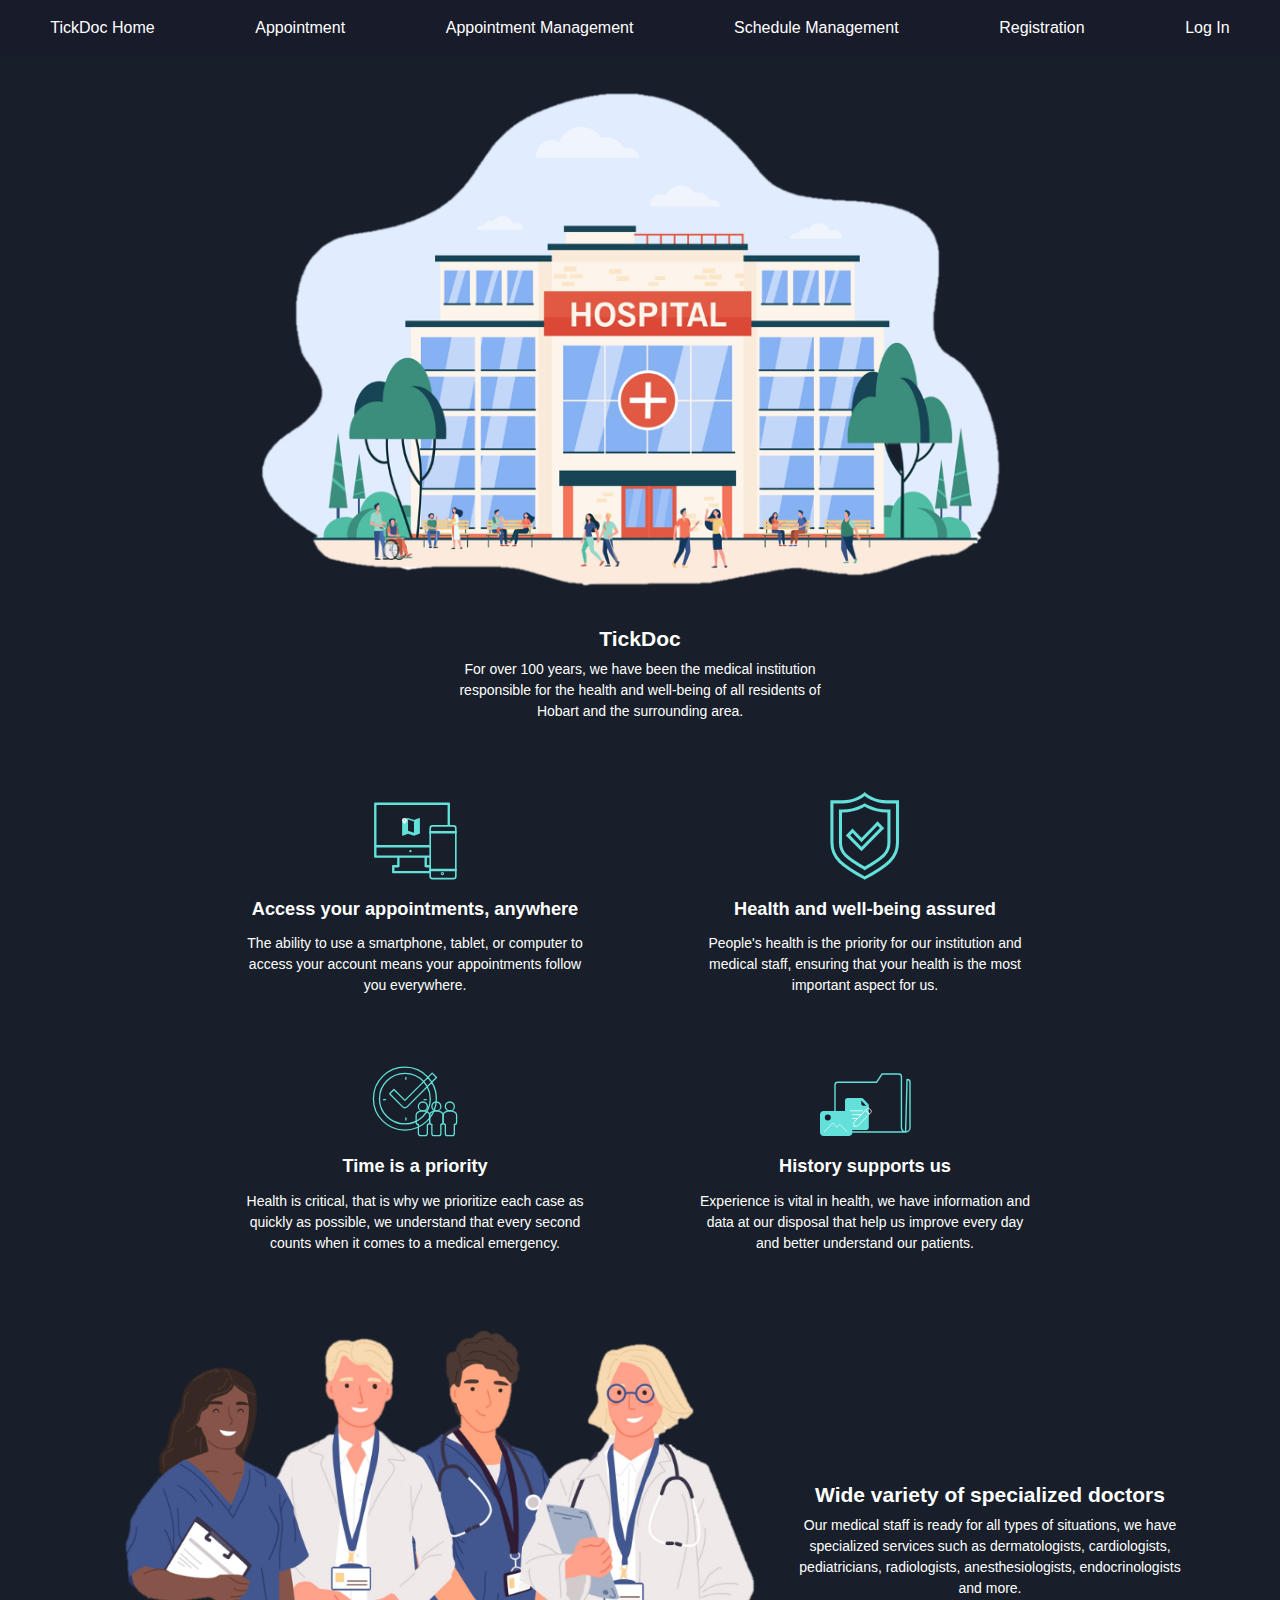
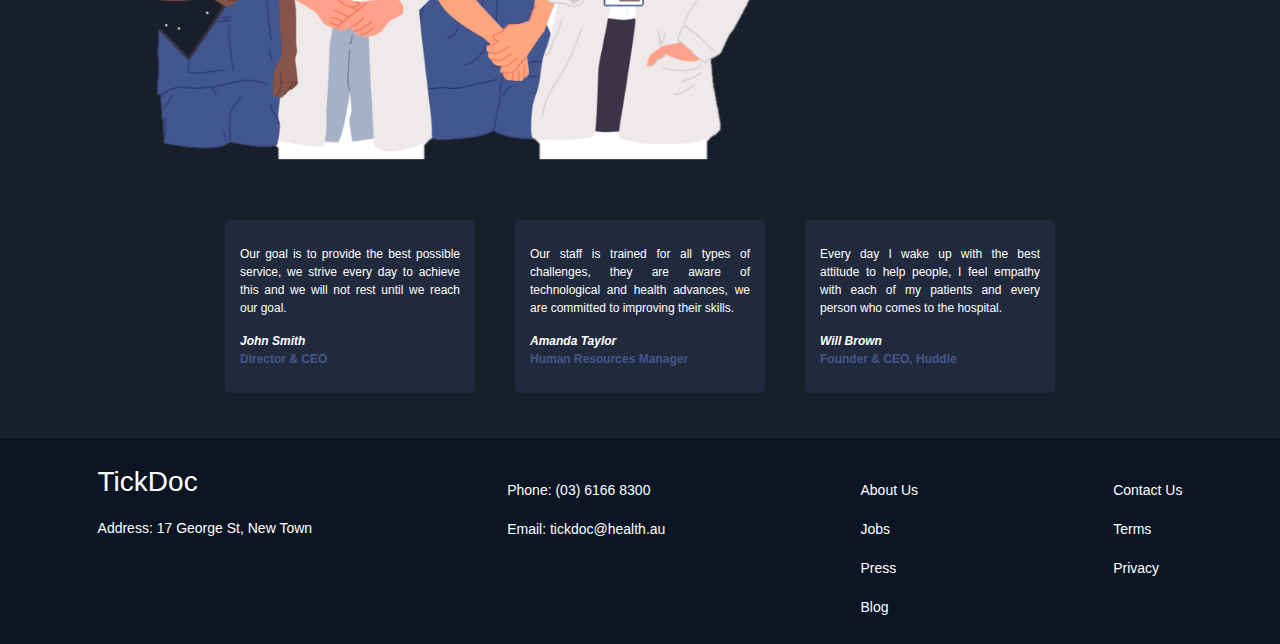
<file: index.html>
<!DOCTYPE html>
<html lang="en">

<head>
  <meta charset="UTF-8">
  <meta name="viewport" content="width=device-width, initial-scale=1.0">
  <title>Homepage</title>
  <link href="stylesheet.css" rel="stylesheet">
  <link href="https://fonts.google.com/specimen/Raleway" rel="stylesheet">
  <link href="https://fonts.google.com/specimen/Open+Sans" rel="stylesheet">
</head>

<body>
  <nav>
    <p class="nav_item"><a href="index.html">TickDoc Home</a></p>
    <p class="nav_item"><a href="appointment_site.html">Appointment</a></p>
    <p class="nav_item"><a href="appointment_management_patients.html">Appointment Management</a></p>
    <p class="nav_item"><a href="appointment_schedule_management.html">Schedule Management</a></p>
    <p class="nav_item"><a href="registration.html">Registration</a></p>
    <p class="nav_item"><a href="login.html">Log In</a></p>
  </nav>

  <main>
    <header>
      <figure>
        <img src="images/hospital.png" alt="intro picture" class="main_images">
      </figure>

      <p class="headings">
        TickDoc
      </p>

      <p class="main_content">
        For over 100 years, we have been the medical institution responsible for
        the health and well-being of all residents of Hobart and the surrounding area.
      </p>
    </header>

    <section class="features">
      <div class="features_single">
        <figure>
          <img src="images/icon-access-anywhere.svg" class="second_images" alt="computer picture">
        </figure>
        <h1 class="second_headings">Access your appointments, anywhere</h1>
        <p class="second_content">
          The ability to use a smartphone, tablet, or computer to access your account means your
          appointments follow you everywhere.
        </p>
      </div>

      <div class="features_single">
        <figure>
          <img src="images/icon-security.svg" class="second_images" alt="shield picture">
        </figure>
        <h1 class="second_headings">Health and well-being assured</h1>
        <p class="second_content">
          People's health is the priority for our institution and medical staff, ensuring that
          your health is the most important aspect for us.
        </p>
      </div>

      <div class="features_single">
        <figure>
          <img src="images/icon-collaboration.svg" class="second_images" alt="clock picture">
        </figure>
        <h1 class="second_headings">Time is a priority</h1>
        <p class="second_content">
          Health is critical, that is why we prioritize each case as quickly as possible,
          we understand that every second counts when it comes to a medical emergency.
        </p>
      </div>

      <div class="features_single">
        <figure>
          <img src="images/icon-any-file.svg" class="second_images" alt="archive picture">
        </figure>
        <h1 class="second_headings">History supports us</h1>
        <p class="second_content">
          Experience is vital in health, we have information and data at our disposal that
          help us improve every day and better understand our patients.
        </p>
      </div>
    </section>

    <section class="doctors">
      <div class="doctors_picture">
        <figure>
          <img src="images/staff.png" class="main_images1" alt="doctors picture">
        </figure>
      </div>
      <div class="doctors_information">
        <p class="headings">
          Wide variety of specialized doctors
        </p>
        <p class="main_content">
          Our medical staff is ready for all types of situations, we have specialized services
          such as dermatologists, cardiologists, pediatricians, radiologists, anesthesiologists,
          endocrinologists and more.
        </p>
        </di>
    </section>

    <section class="comments_section">
      <div class="comments">
        <p>
          Our goal is to provide the best possible service, we strive every day to achieve this
          and we will not rest until we reach our goal.
        </p>
        <div class="profile">
          <p class="author">John Smith</p>
          <p>Director & CEO</p>
        </div>
      </div>
      </div>

      <div class="comments">
        <p>
          Our staff is trained for all types of challenges, they are aware of technological and health
          advances, we are committed to improving their skills.
        </p>
        <div class="profile">
          <p class="author">Amanda Taylor</p>
          <p>Human Resources Manager</p>
        </div>
      </div>

      <div class="comments">
        <p>
          Every day I wake up with the best attitude to help people, I feel empathy with each of my
          patients and every person who comes to the hospital.
        </p>
        <div class="profile">
          <p class="author">Will Brown</p>
          <p>Founder & CEO, Huddle</p>
        </div>
      </div>
    </section>

  </main>

  <footer>
    <diV class="footer">
      <p class="tickDoc_footer">
        TickDoc
      </p>
      <p class="footer_content">
        Address: 17 George St, New Town
      </p>
    </diV>

    <div class="footer">
      <p class="footer_content">Phone: (03) 6166 8300</p>
      <p class="footer_content">Email: tickdoc@health.au</p>
    </div>

    <div class="footer">
      <p class="footer_content">About Us</p>
      <p class="footer_content">Jobs</p>
      <p class="footer_content">Press</p>
      <p class="footer_content">Blog</p>
    </div>

    <div class="footer">
      <p class="footer_content">Contact Us</p>
      <p class="footer_content">Terms</p>
      <p class="footer_content">Privacy</p>
    </div>
  </footer>


</body>

</html>

<!-- https://www.frontendmentor.io/home to take as a reference or home page-->
</file>
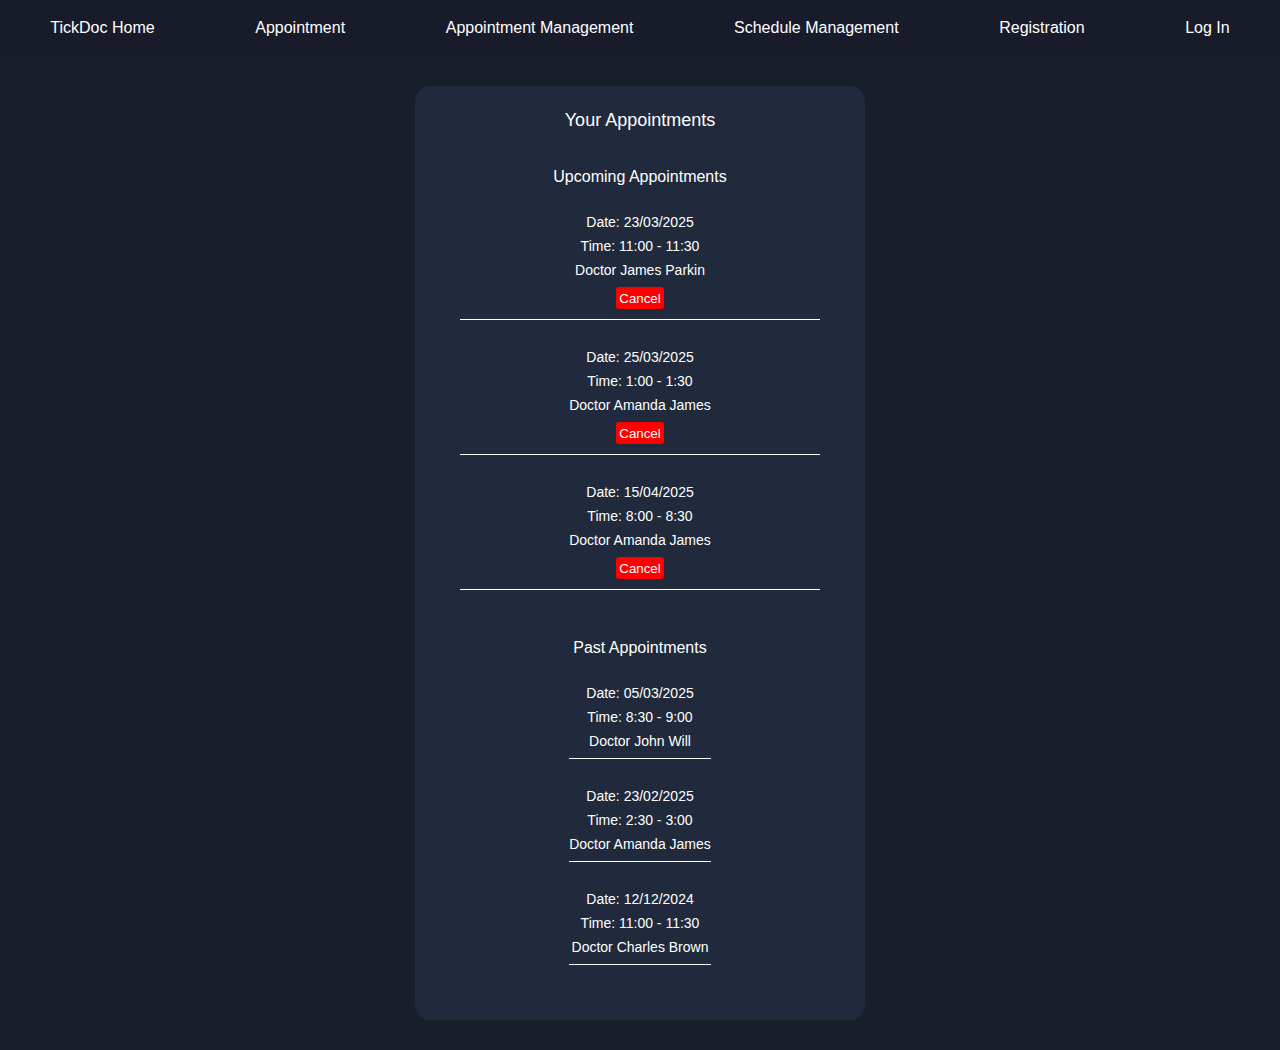
<file: appointment_management_patients.html>
<!DOCTYPE html>
<html lang="en">

<head>
  <meta charset="UTF-8">
  <meta name="viewport" content="width=device-width, initial-scale=1.0">
  <!-- displays site properly based on user's device -->
  <title>Appointment Management</title>
  <link href="stylesheet_appointment_management_patients.css" rel="stylesheet">
  <link href="https://fonts.google.com/specimen/Raleway" rel="stylesheet">
  <link href="https://fonts.google.com/specimen/Open+Sans" rel="stylesheet">
</head>

<body>
  <nav>
    <p class="nav_item"><a href="index.html">TickDoc Home</a></p>
    <p class="nav_item"><a href="appointment_site.html">Appointment</a></p>
    <p class="nav_item"><a href="appointment_management_patients.html">Appointment Management</a></p>
    <p class="nav_item"><a href="appointment_schedule_management.html">Schedule Management</a></p>
    <p class="nav_item"><a href="registration.html">Registration</a></p>
    <p class="nav_item"><a href="login.html">Log In</a></p>
  </nav>

  <main class="mainForm">
    <div class="your_appointments">
      <h1>Your Appointments</h1>

      <div class="upcoming_appointments">
        <h2 class="header_appointment">Upcoming Appointments</h2>

        <div class="single_upcoming_appointments">
          <p>Date: 23/03/2025</p>
          <p>Time: 11:00 - 11:30</p>
          <p>Doctor James Parkin</p>
          <button class="cancel_button">Cancel</button>
        </div>

        <div class="single_upcoming_appointments">
          <p>Date: 25/03/2025</p>
          <p>Time: 1:00 - 1:30</p>
          <p>Doctor Amanda James</p>
          <button class="cancel_button">Cancel</button>
        </div>

        <div class="single_upcoming_appointments">
          <p>Date: 15/04/2025</p>
          <p>Time: 8:00 - 8:30</p>
          <p>Doctor Amanda James</p>
          <button class="cancel_button">Cancel</button>
        </div>
      </div>

      <div class="past_appointments">
        <h2 class="header_appointment">Past Appointments</h2>

        <div class="single_past_appointments">
          <p>Date: 05/03/2025</p>
          <p>Time: 8:30 - 9:00</p>
          <p>Doctor John Will</p>
        </div>

        <div class="single_past_appointments">
          <p>Date: 23/02/2025</p>
          <p>Time: 2:30 - 3:00</p>
          <p>Doctor Amanda James</p>
        </div>

        <div class="single_past_appointments">
          <p>Date: 12/12/2024</p>
          <p>Time: 11:00 - 11:30</p>
          <p>Doctor Charles Brown</p>
        </div>
      </div>

    </div>
  </main>

</body>

</html>
</file>
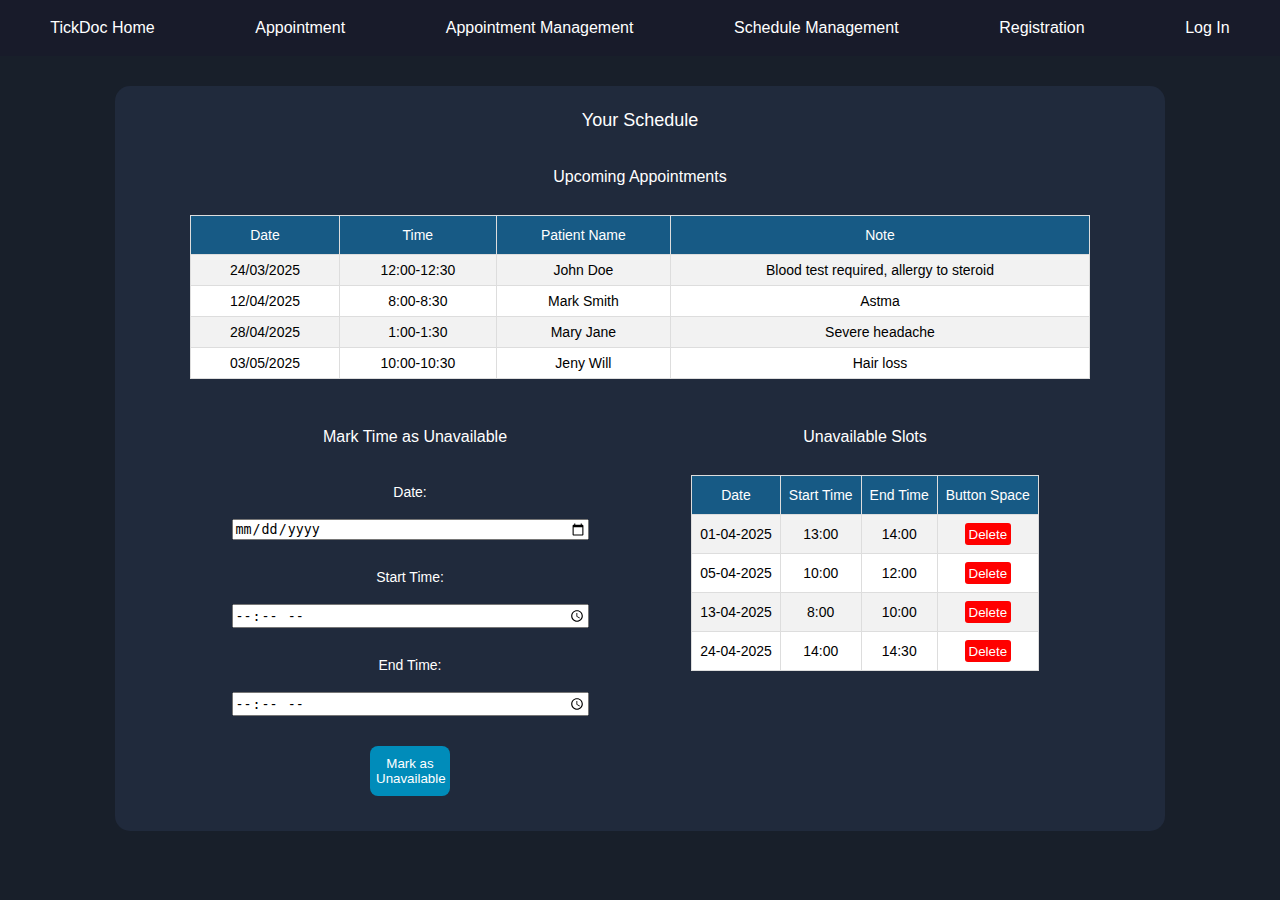
<file: appointment_schedule_management.html>
<!DOCTYPE html>
<html lang="en">

<head>
  <meta charset="UTF-8">
  <meta name="viewport" content="width=device-width, initial-scale=1.0">
  <!-- displays site properly based on user's device -->
  <title>Appointment Schedule Management</title>
  <link href="stylesheet_appointment_schedule_management.css" rel="stylesheet">
  <link href="https://fonts.google.com/specimen/Raleway" rel="stylesheet">
  <link href="https://fonts.google.com/specimen/Open+Sans" rel="stylesheet">
</head>

<body>
  <nav>
    <p class="nav_item"><a href="index.html">TickDoc Home</a></p>
    <p class="nav_item"><a href="appointment_site.html">Appointment</a></p>
    <p class="nav_item"><a href="appointment_management_patients.html">Appointment Management</a></p>
    <p class="nav_item"><a href="appointment_schedule_management.html">Schedule Management</a></p>
    <p class="nav_item"><a href="registration.html">Registration</a></p>
    <p class="nav_item"><a href="login.html">Log In</a></p>
  </nav>

  <main class="mainForm">
    <div class="your_schedule">
      <h1>Your Schedule</h1>

      <div class="upcoming_appointments">
        <h2 class="header_appointment">Upcoming Appointments</h2>
        <div style="overflow-x:auto;">
          <table class="table_appointment">
            <tr class="header_table">
              <th>Date</th>
              <th>Time</th>
              <th>Patient Name</th>
              <th>Note</th>
            </tr>
            <tr>
              <td>24/03/2025</td>
              <td>12:00-12:30</td>
              <td>John Doe</td>
              <td>Blood test required, allergy to steroid</td>
            </tr>
            <tr>
              <td>12/04/2025</td>
              <td>8:00-8:30</td>
              <td>Mark Smith</td>
              <td>Astma</td>
            </tr>
            <tr>
              <td>28/04/2025</td>
              <td>1:00-1:30</td>
              <td>Mary Jane</td>
              <td>Severe headache</td>
            </tr>
            <tr>
              <td>03/05/2025</td>
              <td>10:00-10:30</td>
              <td>Jeny Will</td>
              <td>Hair loss</td>
            </tr>
          </table>
        </div>
      </div>

      <div class="mark_time_as_unavailables_section">

        <div class="mark_time_as_unavailables">
          <h2 class="header_appointment">Mark Time as Unavailable</h2>
          <form action="/action_page.php" method="get" id="form1">
            <div class="form_class_main">
              <div class="form_class">
                <label for="date" class="labels">Date:</label><br>
                <input id="date" type="date" required><br>
              </div>

              <div class="form_class">
                <label for="start_time">Start Time:</label><br>
                <input id="start_time" type="time" required><br>
              </div>

              <div class="form_class">
                <label for="end_time">End Time:</label><br>
                <input id="end_time" type="time" required><br>
              </div>
            </div>

            <div class="buttonSection">
              <label for="submit"></label>
              <button id="submit" type="submit" class="mark_as_unavailable_button" form="form1" value="Submit">Mark as
                Unavailable</button>
            </div>
          </form>
        </div>

        <div class="unavailable_slots">
          <h2 class="header_appointment">Unavailable Slots</h2>
          <div style="overflow-x:auto;">
            <table class="table_appointment">
              <tr class="header_table">
                <th>Date</th>
                <th>Start Time</th>
                <th>End Time</th>
                <th>Button Space</th>
              </tr>
              <tr>
                <td>01-04-2025</td>
                <td>13:00</td>
                <td>14:00</td>
                <td>
                  <button type="submit" class="delete_button">Delete</button>
                </td>
              </tr>
              <tr>
                <td>05-04-2025</td>
                <td>10:00</td>
                <td>12:00</td>
                <td>
                  <button type="submit" class="delete_button">Delete</button>
                </td>
              </tr>
              <tr>
                <td>13-04-2025</td>
                <td>8:00</td>
                <td>10:00</td>
                <td>
                  <button type="submit" class="delete_button">Delete</button>
                </td>
              </tr>
              <tr>
                <td>24-04-2025</td>
                <td>14:00</td>
                <td>14:30</td>
                <td>
                  <button type="submit" class="delete_button">Delete</button>
                </td>
              </tr>
            </table>
          </div>
        </div>
      </div>
    </div>
  </main>

</body>

</html>
</file>
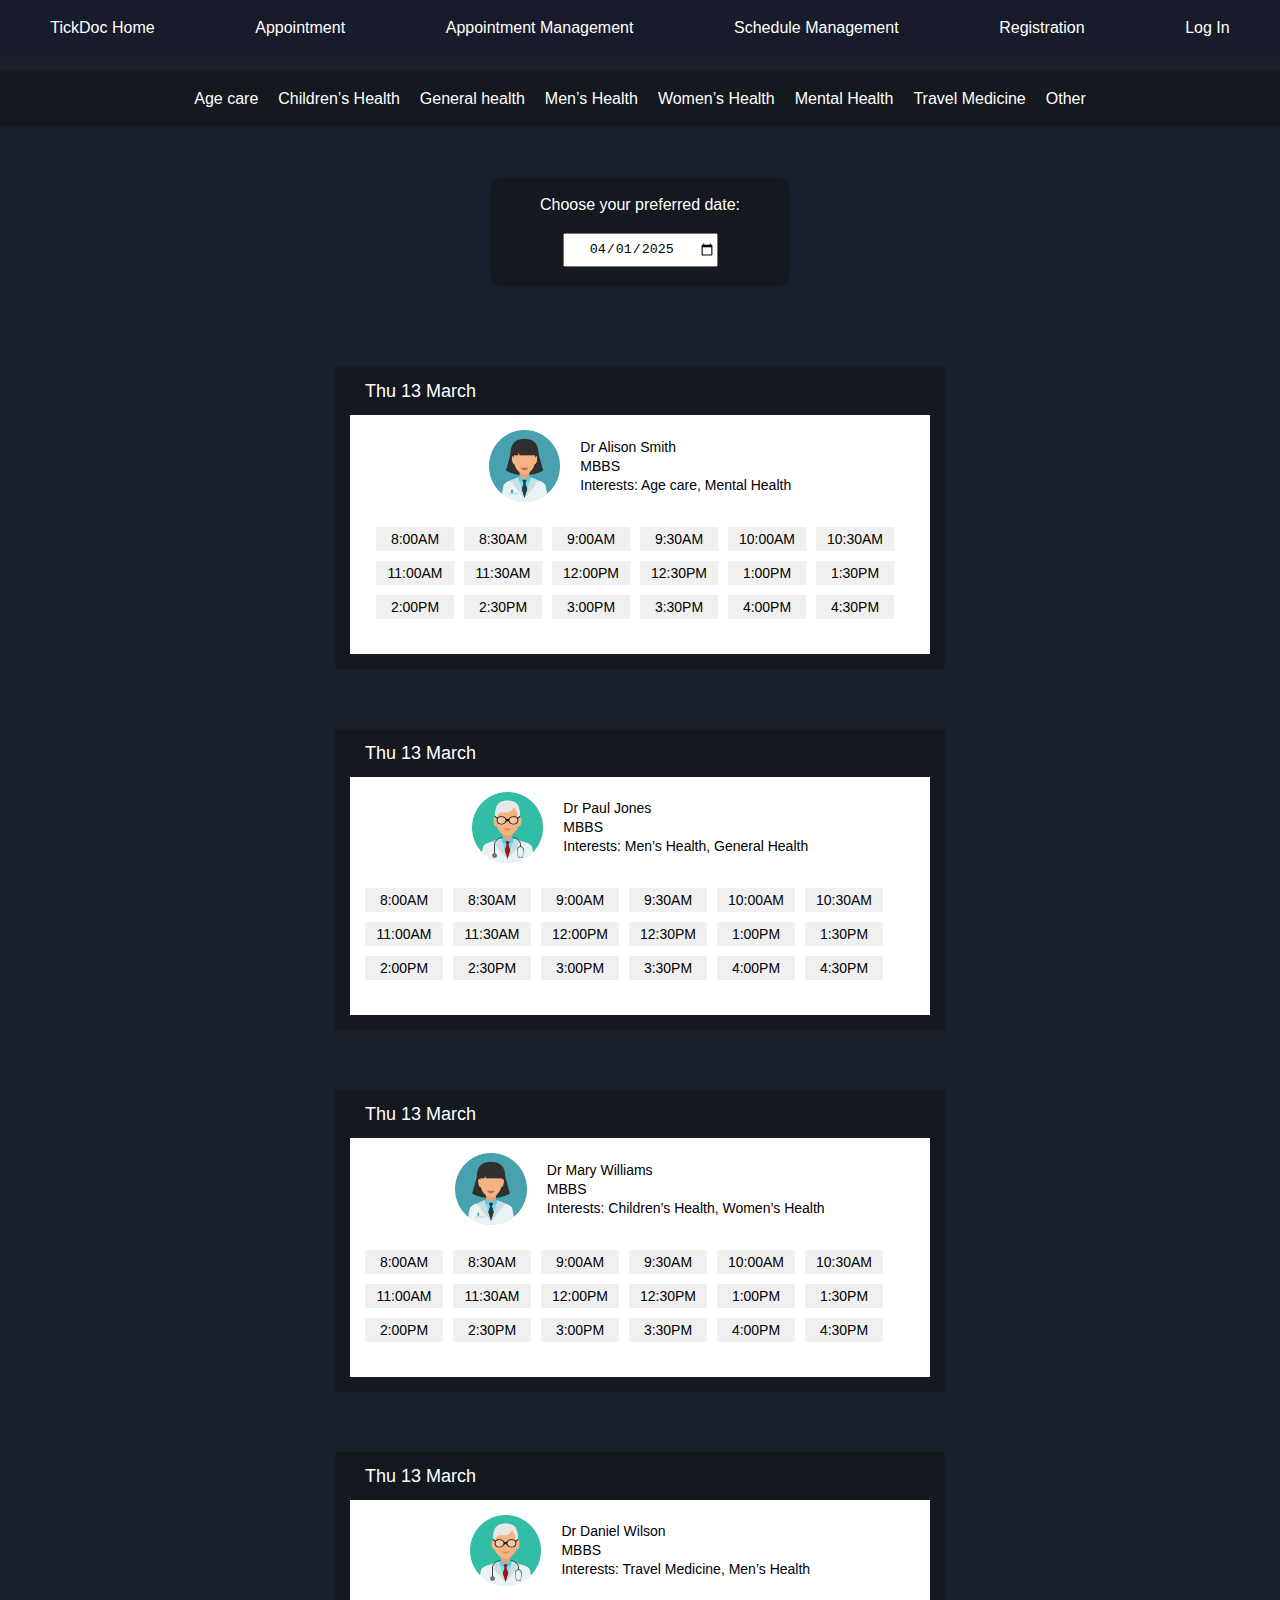
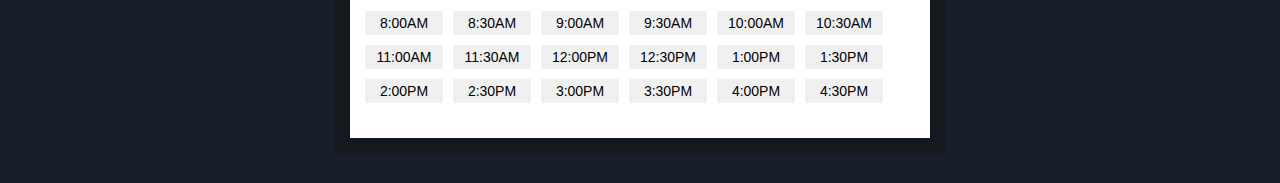
<file: appointment_site.html>
<!DOCTYPE html>
<html lang="en">

<head>
  <meta charset="UTF-8">
  <meta name="viewport" content="width=device-width, initial-scale=1.0">
  <title>Appointments</title>
  <link href="stylesheet_appointment_site.css" rel="stylesheet">
  <link href="https://fonts.google.com/specimen/Raleway" rel="stylesheet">
  <link href="https://fonts.google.com/specimen/Open+Sans" rel="stylesheet">
</head>

<body>
  <nav>
    <p class="nav_item"><a href="index.html">TickDoc Home</a></p>
    <p class="nav_item"><a href="appointment_site.html">Appointment</a></p>
    <p class="nav_item"><a href="appointment_management_patients.html">Appointment Management</a></p>
    <p class="nav_item"><a href="appointment_schedule_management.html">Schedule Management</a></p>
    <p class="nav_item"><a href="registration.html">Registration</a></p>
    <p class="nav_item"><a href="login.html">Log In</a></p>
  </nav>

  <div class="medical_area">
    <div class="medical_area_item"><a href="#">Age care</a></div>
    <div class="medical_area_item"><a href="#">Children’s Health</a></div>
    <div class="medical_area_item"><a href="#">General health</a></div>
    <div class="medical_area_item"><a href="#">Men’s Health</a></div>
    <div class="medical_area_item"><a href="#">Women’s Health</a></div>
    <div class="medical_area_item"><a href="#">Mental Health</a></div>
    <div class="medical_area_item"><a href="#">Travel Medicine</a></div>
    <div class="medical_area_item"><a href="#">Other</a></div>
  </div>

  <div class="calendar_section">
    <form>
      <label for="calendar">Choose your preferred date:</label>
      <input id="calendar" type="date" value="2025-04-01" min="2025-04-01" max="2025-12-31">
    </form>
  </div>

  <div class="time_table_section">
    <div class="time_table">
      <div class="date">Thu 13 March</div>
      <div class="doctor_information">
        <img class="doctor_profile_picture" src="images/doctor_profile_female.png"><br>
        <div class="doctor_profile_picture_information">
          <p>Dr Alison Smith</p>
          <p>MBBS</p>
          <p>Interests: Age care, Mental Health</p>
        </div>
      </div>
      <div class="time_hour">
        <table>
          <tr>
            <td>8:00AM</td>
            <td>8:30AM</td>
            <td>9:00AM</td>
            <td>9:30AM</td>
            <td>10:00AM</td>
            <td>10:30AM</td>

            <td>11:00AM</td>
            <td>11:30AM</td>
            <td>12:00PM</td>
            <td>12:30PM</td>
            <td>1:00PM</td>
            <td>1:30PM</td>

            <td>2:00PM</td>
            <td>2:30PM</td>
            <td>3:00PM</td>
            <td>3:30PM</td>
            <td>4:00PM</td>
            <td>4:30PM</td>
          </tr>
        </table>
      </div>
    </div>

    <div class="time_table">
      <div class="date">Thu 13 March</div>
      <div class="doctor_information">
        <img class="doctor_profile_picture" src="images/doctor_profile_male.png"><br>
        <div class="doctor_profile_picture_information">
          <p>Dr Paul Jones</p>
          <p>MBBS</p>
          <p>Interests: Men’s Health, General Health</p>
        </div>
      </div>
      <div class="time_hour">
        <table>
          <tr>
            <td>8:00AM</td>
            <td>8:30AM</td>
            <td>9:00AM</td>
            <td>9:30AM</td>
            <td>10:00AM</td>
            <td>10:30AM</td>
          </tr>

          <tr>
            <td>11:00AM</td>
            <td>11:30AM</td>
            <td>12:00PM</td>
            <td>12:30PM</td>
            <td>1:00PM</td>
            <td>1:30PM</td>
          </tr>

          <tr>
            <td>2:00PM</td>
            <td>2:30PM</td>
            <td>3:00PM</td>
            <td>3:30PM</td>
            <td>4:00PM</td>
            <td>4:30PM</td>
          </tr>
        </table>
      </div>
    </div>

    <div class="time_table">
      <div class="date">Thu 13 March</div>
      <div class="doctor_information">
        <img class="doctor_profile_picture" src="images/doctor_profile_female.png"><br>
        <div class="doctor_profile_picture_information">
          <p>Dr Mary Williams</p>
          <p>MBBS</p>
          <p>Interests: Children’s Health, Women’s Health</p>
        </div>
      </div>
      <div class="time_hour">
        <table>
          <tr>
            <td>8:00AM</td>
            <td>8:30AM</td>
            <td>9:00AM</td>
            <td>9:30AM</td>
            <td>10:00AM</td>
            <td>10:30AM</td>
          </tr>

          <tr>
            <td>11:00AM</td>
            <td>11:30AM</td>
            <td>12:00PM</td>
            <td>12:30PM</td>
            <td>1:00PM</td>
            <td>1:30PM</td>
          </tr>

          <tr>
            <td>2:00PM</td>
            <td>2:30PM</td>
            <td>3:00PM</td>
            <td>3:30PM</td>
            <td>4:00PM</td>
            <td>4:30PM</td>
          </tr>
        </table>
      </div>
    </div>

    <div class="time_table">
      <div class="date">Thu 13 March</div>
      <div class="doctor_information">
        <img class="doctor_profile_picture" src="images/doctor_profile_male.png"><br>
        <div class="doctor_profile_picture_information">
          <p>Dr Daniel Wilson</p>
          <p>MBBS</p>
          <p>Interests: Travel Medicine, Men’s Health</p>
        </div>
      </div>
      <div class="time_hour">
        <table>
          <tr>
            <td>8:00AM</td>
            <td>8:30AM</td>
            <td>9:00AM</td>
            <td>9:30AM</td>
            <td>10:00AM</td>
            <td>10:30AM</td>
          </tr>

          <tr>
            <td>11:00AM</td>
            <td>11:30AM</td>
            <td>12:00PM</td>
            <td>12:30PM</td>
            <td>1:00PM</td>
            <td>1:30PM</td>
          </tr>

          <tr>
            <td>2:00PM</td>
            <td>2:30PM</td>
            <td>3:00PM</td>
            <td>3:30PM</td>
            <td>4:00PM</td>
            <td>4:30PM</td>
          </tr>
        </table>
      </div>
    </div>
  </div>

  <!--<script src="script.js"></script>-->
</body>

</html>
</file>
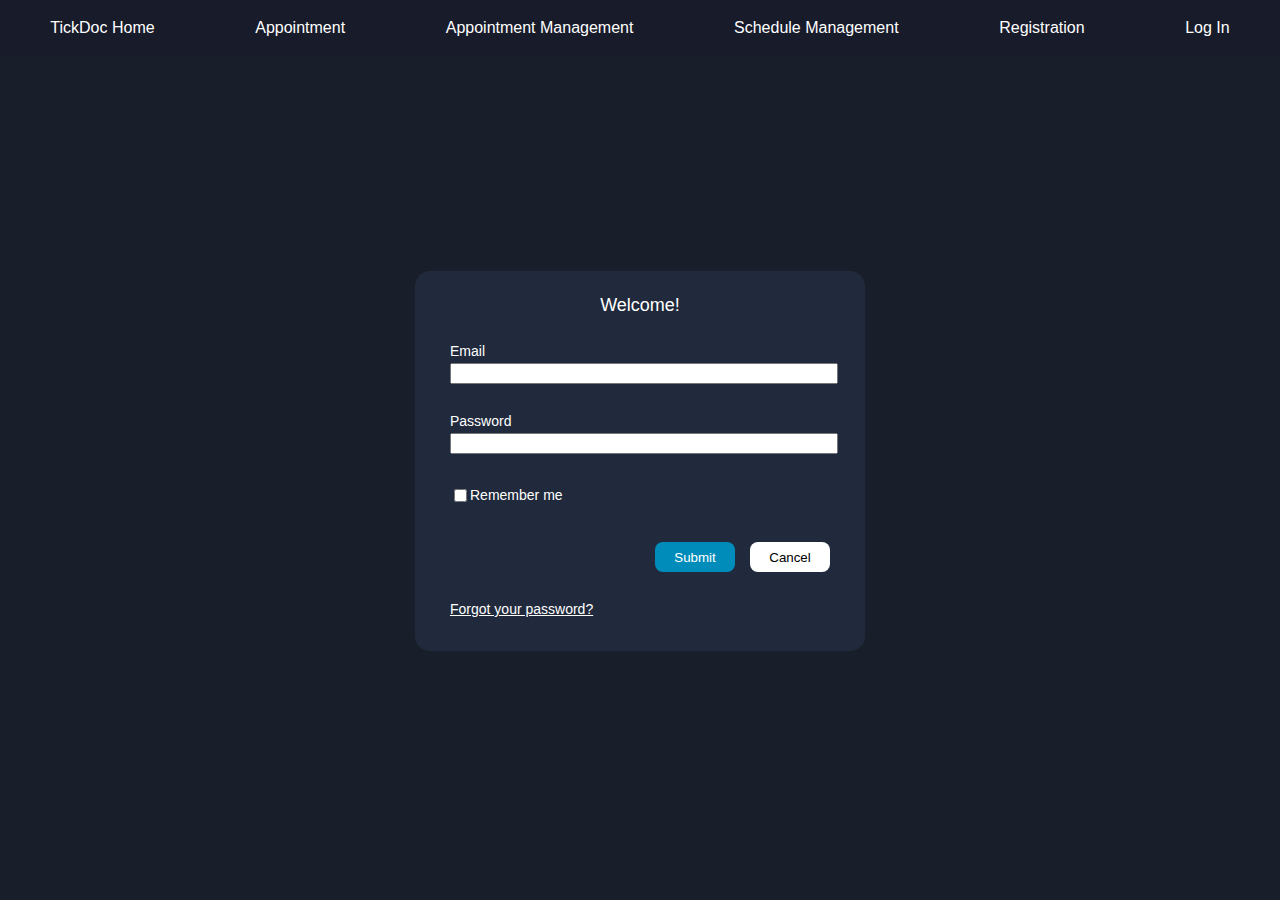
<file: login.html>
<!DOCTYPE html>
<html lang="en">

<head>
  <meta charset="UTF-8">
  <meta name="viewport" content="width=device-width, initial-scale=1.0">
  <!-- displays site properly based on user's device -->
  <title>Login</title>
  <link href="stylesheet_login.css" rel="stylesheet">
  <link href="https://fonts.google.com/specimen/Raleway" rel="stylesheet">
  <link href="https://fonts.google.com/specimen/Open+Sans" rel="stylesheet">
</head>

<body>
  <nav>
    <p class="nav_item"><a href="index.html">TickDoc Home</a></p>
    <p class="nav_item"><a href="appointment_site.html">Appointment</a></p>
    <p class="nav_item"><a href="appointment_management_patients.html">Appointment Management</a></p>
    <p class="nav_item"><a href="appointment_schedule_management.html">Schedule Management</a></p>
    <p class="nav_item"><a href="registration.html">Registration</a></p>
    <p class="nav_item"><a href="login.html">Log In</a></p>
  </nav>

  <main class="mainForm">
    <div class="registration">

      <h1>Welcome!</h1>
      <form action="/action_page.php" method="get" id="form1">


        <div class="form_class_main">
          <div class="form_class">
            <label for="email">Email</label><br>
            <input id="email" type="email" required><br>
          </div>


          <div class="form_class">
            <label for="password">Password</label><br>
            <input id="password" type="password" required pattern="(?=.*\d)(?=.*[a-z])(?=.*[A-Z]).{8,}"
              title="Must contain at least one  number and one uppercase and lowercase letter, and at least 8 or more characters"><br>
          </div>
        </div>


        <div class="form_class">
          <div class="checkboxInput">
            <input id="checkbox" type="checkbox" required class="inputInLine">
            <label for="checkbox" class="checkboxInLine">Remember me</label><br>
          </div>
        </div>
        

        <div class="buttonSection">
          <label for="submit"></label>
          <button id="submit" type="submit" class="submitButton" form="form1" value="Submit">Submit</button>

          <label for="cancel"></label>
          <button id="cancel" type="reset" class="cancelButton">Cancel</button>
        </div>

        <div class="form_class">
          <p><a href="#" class="forgot_password">Forgot your password?</a></p>
        </div>

      </form>

    </div>

  </main>





</body>

</html>
</file>
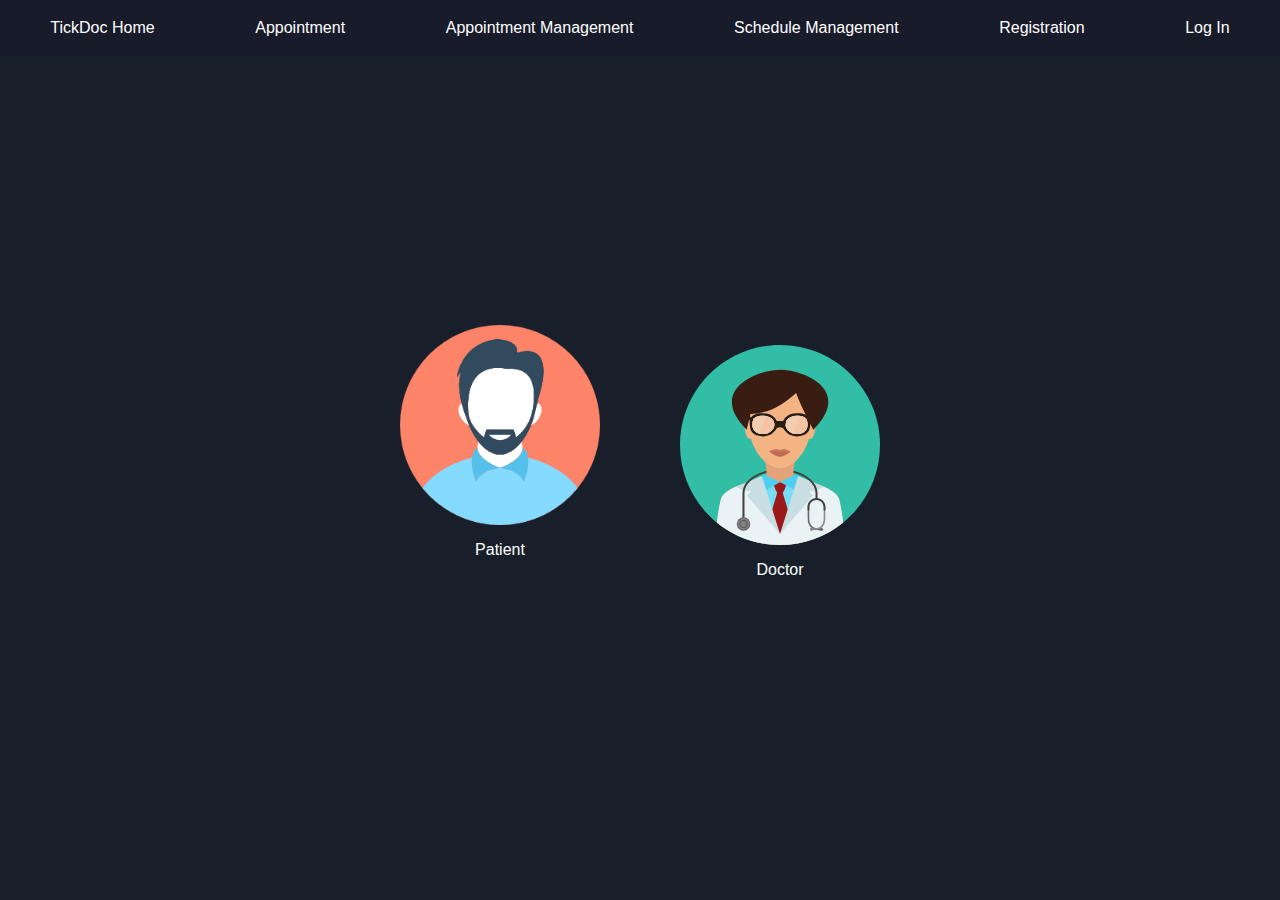
<file: registration.html>
<!DOCTYPE html>
<html lang="en">

<head>
  <meta charset="UTF-8">
  <meta name="viewport" content="width=device-width, initial-scale=1.0">
  <title>Registration</title>
  <link href="stylesheet_registration.css" rel="stylesheet">
  <link href="https://fonts.google.com/specimen/Raleway" rel="stylesheet">
  <link href="https://fonts.google.com/specimen/Open+Sans" rel="stylesheet">
</head>

<body>
  <nav>
    <p class="nav_item"><a href="index.html">TickDoc Home</a></p>
    <p class="nav_item"><a href="appointment_site.html">Appointment</a></p>
    <p class="nav_item"><a href="appointment_management_patients.html">Appointment Management</a></p>
    <p class="nav_item"><a href="appointment_schedule_management.html">Schedule Management</a></p>
    <p class="nav_item"><a href="registration.html">Registration</a></p>
    <p class="nav_item"><a href="login.html">Log In</a></p>
  </nav>

  <main class="type_login">
    <div class="type_login_1">
      <div><a href="registration_patients.html"><img src="images/patient.png" class="img_profile" alt="patient picture">
      </div>
      <p>Patient</p>
    </div>
    <div>
      <div><a href="registration_doctors.html"><img src="images/doctor.svg" class="img_profile" alt="doctor picture">
      </div>
      <p>Doctor</p>
    </div>
  </main>
</body>

</html>
</file>
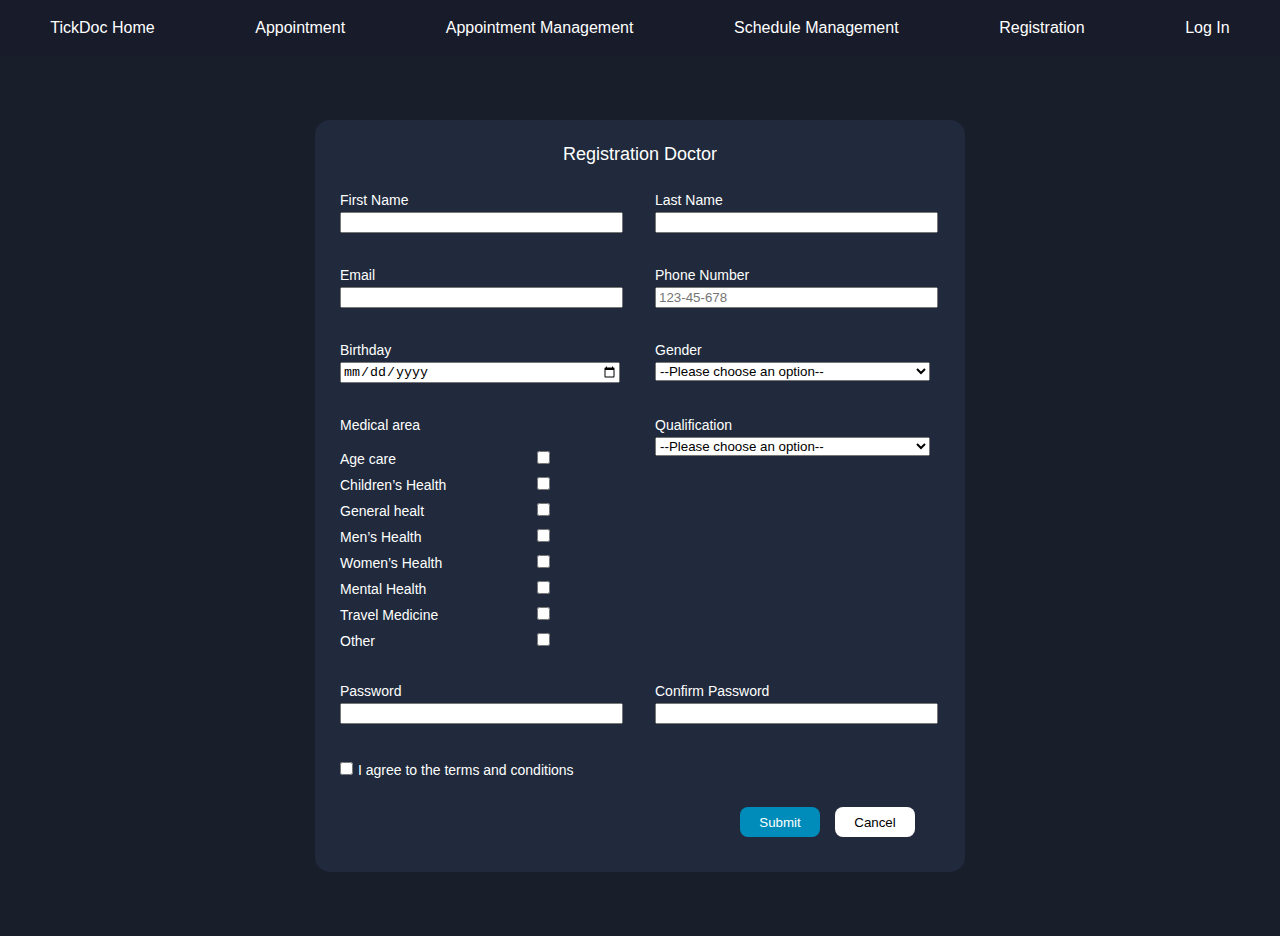
<file: registration_doctors.html>
<!DOCTYPE html>
<html lang="en">

<head>
  <meta charset="UTF-8">
  <meta name="viewport" content="width=device-width, initial-scale=1.0">
  <title>Registration</title>
  <link href="stylesheet_registration_doctors.css" rel="stylesheet">
  <link href="https://fonts.google.com/specimen/Raleway" rel="stylesheet">
  <link href="https://fonts.google.com/specimen/Open+Sans" rel="stylesheet">
</head>

<body>
  <nav>
    <p class="nav_item"><a href="index.html">TickDoc Home</a></p>
    <p class="nav_item"><a href="appointment_site.html">Appointment</a></p>
    <p class="nav_item"><a href="appointment_management_patients.html">Appointment Management</a></p>
    <p class="nav_item"><a href="appointment_schedule_management.html">Schedule Management</a></p>
    <p class="nav_item"><a href="registration.html">Registration</a></p>
    <p class="nav_item"><a href="login.html">Log In</a></p>
  </nav>

  <main class="mainForm">
    <div class="registration">
      <h1>Registration Doctor</h1>
      <form action="/action_page.php" method="get" id="form1">
        <div class="form_class_main">
          <div class="form_class">
            <label for="firstName" class="labels">First Name</label><br>
            <input id="firstName" type="text"><br>
            <div class="error" id="firstNameError"></div>
          </div>

          <div class="form_class">
            <label for="lastName">Last Name</label><br>
            <input id="lastName" type="text"><br>
            <div class="error" id="lastNameError"></div>
          </div>
        </div>

        <div class="form_class_main">
          <div class="form_class">
            <label for="email">Email</label><br>
            <input id="email" type="email"><br>
            <div class="error" id="emailError"></div>
          </div>

          <div class="form_class">
            <label for="phone_number">Phone Number</label><br>
            <input id="phone_number" type="tel" placeholder="123-45-678" pattern="[0-9]{3}[0-9]{3}[0-9]{3}"><br>
            <div class="error" id="phone_numberError"></div>
          </div>
        </div>

        <div class="form_class_main">
          <div class="form_class">
            <label for="birthday">Birthday</label><br>
            <input id="birthday" type="date"><br>
            <div class="error" id="birthdayError"></div>
          </div>

          <div class="form_class">
            <label for="gender">Gender</label><br>
            <select id="gender" type="text"><br>
              <option>--Please choose an option--</option>
              <option>Male</option>
              <option>Female</option>
              <option>No binario</option>
              <option>Prefer no to say</option>
            </select>
            <div class="error" id="genderError"></div>
          </div>
        </div>

        <div class="form_class_main">
          <!-- <div class="form_class">
            <label for="medical_area">Medical area</label><br>
            <select id="medical_area" type="text" multiple><br>
              <option>--Please choose an option--</option>
              <option>Age care</option>
              <option>Children’s Health</option>
              <option>General healt</option>
              <option>Men’s Health</option>
              <option>Women’s Health</option>
              <option>Mental Health</option>
              <option>Travel Medicine</option>
              <option>Other</option>
            </select>
            <div class="error" id="medical_areaError"></div>
          </div> -->

          <div class="form_class">
            <label for="medical_area">Medical area</label><br>
            <div id="medical_area" class="checkbox_group"><br>
              <div class="checkbox_group_div">
                <input type="checkbox" name="medical_area" value="Age care" class="checkbox_group_input">
                <label class="checkbox_group_label">Age care</label>
              </div>
              <div class="checkbox_group_div">
                <input type="checkbox" name="medical_area" value="Children’s Health" class="checkbox_group_input">
                <label class="checkbox_group_label">Children’s Health</label>
              </div>
              <div class="checkbox_group_div">
                <input type="checkbox" name="medical_area" value="General healt" class="checkbox_group_input">
                <label class="checkbox_group_label">General healt</label>
              </div>
              <div class="checkbox_group_div">
                <input type="checkbox" name="medical_area" value="Men’s Health" class="checkbox_group_input">
                <label class="checkbox_group_label">Men’s Health</label>
              </div>
              <div class="checkbox_group_div">
                <input type="checkbox" name="medical_area" value="Women’s Health" class="checkbox_group_input">
                <label class="checkbox_group_label">Women’s Health</label>
              </div>
              <div class="checkbox_group_div">
                <input type="checkbox" name="medical_area" value="Mental Health" class="checkbox_group_input">
                <label class="checkbox_group_label">Mental Health</label>
              </div>
              <div class="checkbox_group_div">
                <input type="checkbox" name="medical_area" value="Travel Medicine" class="checkbox_group_input">
                <label class="checkbox_group_label">Travel Medicine</label>
              </div>
              <div class="checkbox_group_div">
                <input type="checkbox" name="medical_area" value="Other" class="checkbox_group_input">
                <label class="checkbox_group_label">Other</label>
              </div>
            </div>
            <div class="error" id="medical_areaError"></div>
          </div>

          <div class="form_class">
            <label for="qualification">Qualification</label><br>
            <select id="qualification" type="text"><br>
              <option>--Please choose an option--</option>
              <option>FRACGP</option>
              <option>FRACP</option>
              <option>FRCP</option>
              <option>MBBS</option>
              <option>MBChB</option>
              <option>MRCP (UK)</option>
              <option>FACRRM</option>
              <option>Other</option>
            </select>
            <div class="error" id="qualificationError"></div>
          </div>
        </div>

        <div class="form_class_main">
          <div class="form_class">
            <label for="password">Password</label><br>
            <input id="password" type="password"><br>
            <div class="error" id="passwordError"></div>
          </div>

          <div class="form_class">
            <label for="confirmPassword">Confirm Password</label><br>
            <input id="confirmPassword" type="password"><br>
            <div class="error" id="confirmPasswordError"></div>
          </div>
        </div>

        <div class="form_class">
          <div class="checkboxInput">
            <input id="checkbox" type="checkbox" class="inputInLine">
            <label for="checkbox" class="checkboxInLine">I agree to the terms and conditions</label><br>
            <div class="error" id="checkboxError"></div>
          </div>
        </div>

        <div class="buttonSection">
          <label for="submit"></label>
          <button id="submit" type="submit" class="submitButton" form="form1" value="Submit">Submit</button>

          <label for="cancel"></label>
          <button id="cancel" type="reset" class="cancelButton">Cancel</button>
        </div>
      </form>
    </div>
  </main>

  <script src="js/registration doctor validations.js"></script>

</body>

</html>
</file>
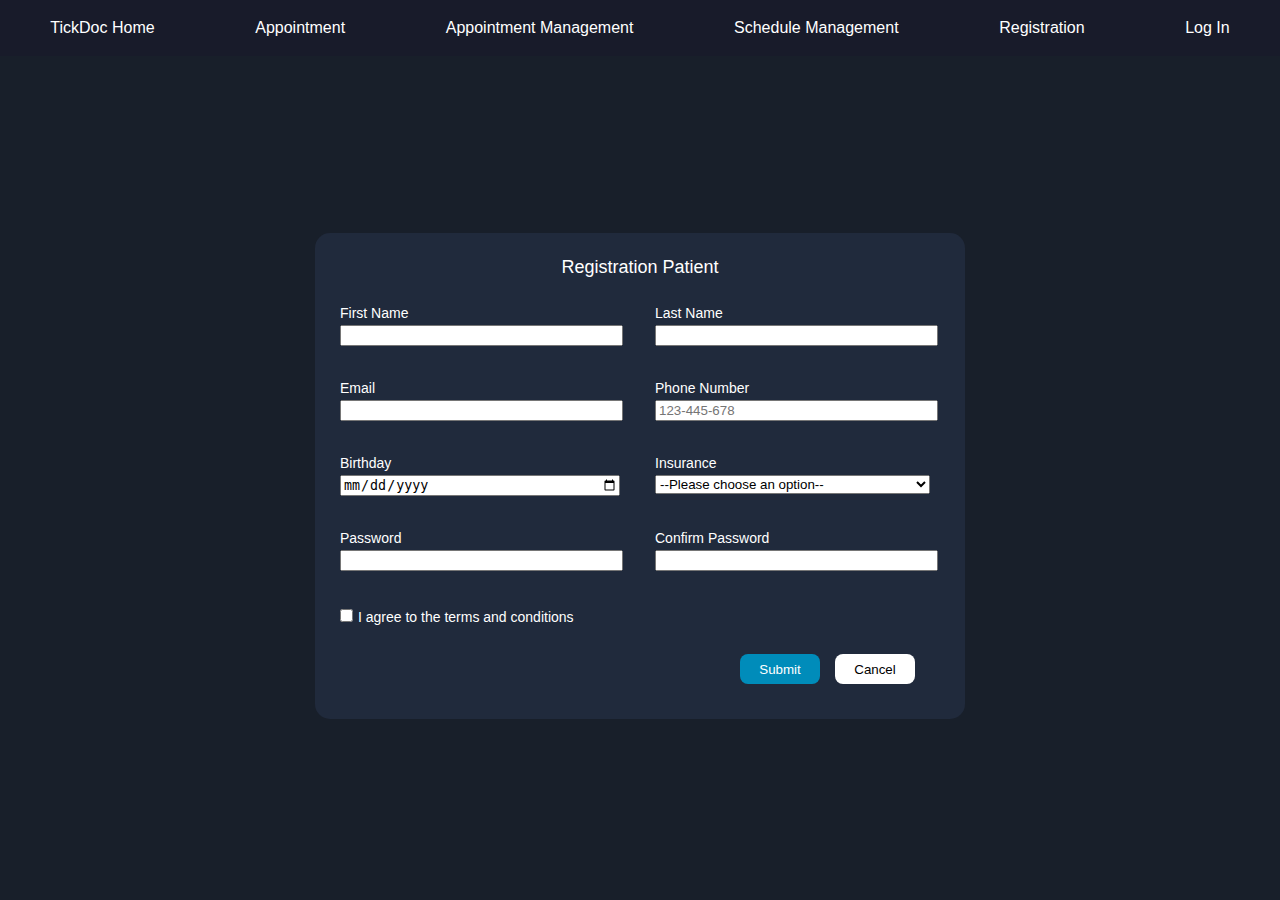
<file: registration_patients.html>
<!DOCTYPE html>
<html lang="en">

<head>
  <meta charset="UTF-8">
  <meta name="viewport" content="width=device-width, initial-scale=1.0">
  <title>Registration</title>
  <link href="stylesheet_registration_patients.css" rel="stylesheet">
  <link href="https://fonts.google.com/specimen/Raleway" rel="stylesheet">
  <link href="https://fonts.google.com/specimen/Open+Sans" rel="stylesheet">
</head>

<body>
  <nav>
    <p class="nav_item"><a href="index.html">TickDoc Home</a></p>
    <p class="nav_item"><a href="appointment_site.html">Appointment</a></p>
    <p class="nav_item"><a href="appointment_management_patients.html">Appointment Management</a></p>
    <p class="nav_item"><a href="appointment_schedule_management.html">Schedule Management</a></p>
    <p class="nav_item"><a href="registration.html">Registration</a></p>
    <p class="nav_item"><a href="login.html">Log In</a></p>
  </nav>

  <main class="mainForm">
    <div class="registration">
      <h1>Registration Patient</h1>
      <form action="/action_page.php" method="get" id="form1">
        <div class="form_class_main">
          <div class="form_class">
            <label for="firstName" class="labels">First Name</label><br>
            <input id="firstName" type="text"><br>
            <div class="error" id="firstNameError"></div>
          </div>

          <div class="form_class">
            <label for="lastName">Last Name</label><br>
            <input id="lastName" type="text"><br>
            <div class="error" id="lastNameError"></div>
          </div>
        </div>

        <div class="form_class_main">
          <div class="form_class">
            <label for="email">Email</label><br>
            <input id="email" type="email"><br>
            <div class="error" id="emailError"></div>
          </div>

          <div class="form_class">
            <label for="phone_number">Phone Number</label><br>
            <input id="phone_number" type="tel" placeholder="123-445-678" pattern="[0-9]{3}[0-9]{3}[0-9]{3}"><br>
            <div class="error" id="phone_numberError"></div>
          </div>
        </div>

        <div class="form_class_main">
          <div class="form_class">
            <label for="birthday">Birthday</label><br>
            <input id="birthday" type="date"><br>
            <div class="error" id="birthdayError"></div>
          </div>

          <div class="form_class">
            <label for="insurance">Insurance</label><br>
            <select id="insurance" type="text"><br>
              <option>--Please choose an option--</option>
              <option>Australian Unity</option>
              <option>Bupa</option>
              <option>CDH Benefit</option>
              <option>Defence Health</option>
              <option>Health Care Insurance</option>
              <option>Medibank</option>
              <option>Navy Health</option>
              <option>Qantas</option>
              <option>Other</option>
            </select>
            <div class="error" id="insuranceError"></div>
          </div>
        </div>

        <div class="form_class_main">
          <div class="form_class">
            <label for="password">Password</label><br>
            <input id="password" type="password"><br>
            <div class="error" id="passwordError"></div>
          </div>

          <div class="form_class">
            <label for="confirmPassword">Confirm Password</label><br>
            <input id="confirmPassword" type="password"><br>
            <div class="error" id="confirmPasswordError"></div>
          </div>
        </div>

        <div class="form_class">
          <div class="checkboxInput">
            <input id="checkbox" type="checkbox" class="inputInLine">
            <label for="checkbox" class="checkboxInLine">I agree to the terms and conditions</label><br>
            <div class="error" id="checkboxError"></div>
          </div>
        </div>

        <div class="buttonSection">
          <label for="submit"></label>
          <button id="submit" type="submit" class="submitButton" form="form1" value="Submit">Submit</button>

          <label for="cancel"></label>
          <button id="cancel" type="reset" class="cancelButton">Cancel</button>
        </div>
      </form>
    </div>
  </main>

  <script src="js/registration patient validations.js"></script>

</body>

</html>
</file>
<file: stylesheet.css>
/* CSS Tools: Reset CSS */

/* http://meyerweb.com/eric/tools/css/reset/ 
   v2.0 | 20110126
   License: none (public domain)
*/

html,
body,
div,
span,
applet,
object,
iframe,
h1,
h2,
h3,
h4,
h5,
h6,
p,
blockquote,
pre,
a,
abbr,
acronym,
address,
big,
cite,
code,
del,
dfn,
em,
img,
ins,
kbd,
q,
s,
samp,
small,
strike,
strong,
sub,
sup,
tt,
var,
b,
u,
i,
center,
dl,
dt,
dd,
ol,
ul,
li,
fieldset,
form,
label,
legend,
table,
caption,
tbody,
tfoot,
thead,
tr,
th,
td,
article,
aside,
canvas,
details,
embed,
figure,
figcaption,
footer,
header,
hgroup,
menu,
nav,
output,
ruby,
section,
summary,
time,
mark,
audio,
video {
    margin: 0;
    padding: 0;
    border: 0;
    font-size: 100%;
    font: inherit;
    vertical-align: baseline;
}

/* HTML5 display-role reset for older browsers */
article,
aside,
details,
figcaption,
figure,
footer,
header,
hgroup,
menu,
nav,
section {
    display: block;
}

body {
    line-height: 1;
}

ol,
ul {
    list-style: none;
}

blockquote,
q {
    quotes: none;
}

blockquote:before,
blockquote:after,
q:before,
q:after {
    content: '';
    content: none;
}

table {
    border-collapse: collapse;
    border-spacing: 0;
}

/* -----------Our CSS style-----------*/

body {
    background-color: hsl(218, 28%, 13%);
    color: white;
    font-size: 14px;
    font-family: "Open Sans", sans-serif;
}

nav {
    display: flex;
    flex-direction: column;
    justify-content: space-around;
    align-items: center;
    flex-wrap: wrap;
    font-size: 16px;
    font-family: "Raleway", sans-serif;
    font-weight: 400;
    padding-top: 20px;
    padding-bottom: 0px;
    background-color: hsl(230, 28%, 13%);
}

nav p {
    margin-bottom: 20px;
}

nav p:hover {
    color: rgb(178, 220, 255);
}

a {
    color: inherit;
    text-decoration: none;
}

main {
    display: flex;
    flex-direction: column;
    align-items: center;
    margin: 20px 40px;
}

.main_images {
    display: block;
    margin-left: auto;
    margin-right: auto;
    width: 100%;
    margin-bottom: 20px;
}

.main_images1 {
    display: block;
    margin-left: auto;
    margin-right: auto;
    width: 100%;
    margin-bottom: 20px;
}

.headings {
    font-family: "Raleway", sans-serif;
    font-weight: 700;
    font-size: 1.5em;
    text-align: center;
}

.main_content {
    text-align: center;
    margin-top: 10px;
    margin-bottom: 70px;
    line-height: 1.5;
}

.second_images {
    display: block;
    margin-left: auto;
    margin-right: auto;
}

.second_headings {
    font-family: "Raleway", sans-serif;
    font-weight: 700;
    font-size: 1.3em;
    text-align: center;
    margin-top: 20px;
    margin-bottom: 15px;
}

.second_content {
    text-align: center;
    margin-bottom: 70px;
    line-height: 1.5;
}

.comments {
    background-color: hsl(219, 30%, 18%);
    width: 220px;
    border-radius: 5px;
    padding: 25px 15px;
    margin-bottom: 25px;
    font-size: 12px;
    line-height: 1.5;
    text-align: justify;
}

footer {
    background-color: hsl(216, 53%, 9%);
    width: 100%;
    margin: 0px;
}

.profile {
    margin-top: 15px;
    color: #46568C;
    font-weight: bolder;
}

.author {
    color: white;
    font-style: italic;
}

footer {
    padding-bottom: 30px;
}

.footer {
    padding-top: 20px;
    margin-left: 40px;
    margin-right: 40px;
}

.footer_content {
    margin-top: 25px;
}

.tickDoc_footer {
    margin-top: 10px;
    font-size: 28px;
}

@media (max-width: 850px) and (min-width: 576px) {

    nav {
        display: flex;
        flex-direction: row;
        justify-content: space-around;
        align-items: center;
        flex-wrap: wrap;
        text-align: center;
        padding-bottom: 0px;
    }

    nav p {
        width: 16.66%;
    }

    main {
        width: 400px;
        display: flex;
        flex-direction: column;
        align-items: center;
        justify-content: center;
        margin-left: auto;
        margin-right: auto;
    }
}

@media (min-width: 850px) {

    nav {
        display: flex;
        flex-direction: row;
        justify-content: space-around;
        align-items: center;
        flex-wrap: wrap;
        text-align: center;
        padding-bottom: 0px;
    }

    main {
        display: flex;
        flex-direction: column;
        align-items: center;
        justify-content: center;
        margin-left: 0px;
        margin-right: 0px;
        width: 100%;
    }

    header {
        display: flex;
        flex-direction: column;
        align-items: center;
        justify-content: center;
    }

    .main_images {
        width: 850px;
    }

    .headings {
        width: 100%;
    }

    .main_content {
        width: 400px;
    }

    .features {
        display: flex;
        flex-direction: row;
        align-items: baseline;
        justify-content: space-between;
        width: 850px;
        flex-wrap: wrap;
    }

    .features_single {
        width: 400px;
        display: flex;
        flex-direction: column;
        align-items: center;
        justify-content: center;
    }

    .second_headings {
        width: 330px;
    }

    .second_content {
        width: 340px;
    }

    .main_images1 {
        margin-bottom: 0px;
        min-width: 400px;
    }

    .doctors {
        display: flex;
        flex-direction: row;
        align-items: center;
        margin-bottom: 60px;
        min-width: 850px;
        max-width: 1100px;
        margin-left: 20px;
        margin-right: 20px;
    }

    div .main_content:nth-last-child(1) {
        margin-bottom: 0px;
    }

    .doctors_information {
        display: flex;
        flex-direction: column;
        align-items: center;
        min-width: 400px;
    }

    .comments_section {
        display: flex;
        flex-direction: row;
        justify-content: space-around;
    }

    .comments {
        margin-right: 20px;
        margin-left: 20px;
    }

    footer {
        width: 100%;
        display: flex;
        justify-content: space-around;
    }
}
</file>
<file: stylesheet_appointment_management_patients.css>
/* CSS Tools: Reset CSS */

/* http://meyerweb.com/eric/tools/css/reset/ 
   v2.0 | 20110126
   License: none (public domain)
*/

html,
body,
div,
span,
applet,
object,
iframe,
h1,
h2,
h3,
h4,
h5,
h6,
p,
blockquote,
pre,
a,
abbr,
acronym,
address,
big,
cite,
code,
del,
dfn,
em,
img,
ins,
kbd,
q,
s,
samp,
small,
strike,
strong,
sub,
sup,
tt,
var,
b,
u,
i,
center,
dl,
dt,
dd,
ol,
ul,
li,
fieldset,
form,
label,
legend,
table,
caption,
tbody,
tfoot,
thead,
tr,
th,
td,
article,
aside,
canvas,
details,
embed,
figure,
figcaption,
footer,
header,
hgroup,
menu,
nav,
output,
ruby,
section,
summary,
time,
mark,
audio,
video {
    margin: 0;
    padding: 0;
    border: 0;
    font-size: 100%;
    font: inherit;
    vertical-align: baseline;
}

/* HTML5 display-role reset for older browsers */
article,
aside,
details,
figcaption,
figure,
footer,
header,
hgroup,
menu,
nav,
section {
    display: block;
}

body {
    line-height: 1;
}

ol,
ul {
    list-style: none;
}

blockquote,
q {
    quotes: none;
}

blockquote:before,
blockquote:after,
q:before,
q:after {
    content: '';
    content: none;
}

table {
    border-collapse: collapse;
    border-spacing: 0;
}

/* -----------Our CSS style-----------*/

body {
    background-color: hsl(218, 28%, 13%);
    color: white;
    font-size: 14px;
    font-family: "Open Sans", sans-serif;
}

nav {
    display: flex;
    flex-direction: column;
    justify-content: space-around;
    align-items: center;
    flex-wrap: wrap;
    font-size: 16px;
    font-family: "Raleway", sans-serif;
    font-weight: 400;
    padding-top: 20px;
    padding-bottom: 0px;
    background-color: hsl(230, 28%, 13%);
}

nav p {
    margin-bottom: 20px;
}

nav p:hover {
    color: rgb(178, 220, 255);
}

a {
    color: inherit;
    text-decoration: none;
}

.logo {
    width: 96px;
}

main {
    display: flex;
    flex-direction: column;
    justify-content: center;
    align-items: center;
    margin-top: 30px;
    margin-bottom: 30px;
    color: white;
    font-weight: 400;
}


.your_appointments {
    background-color: hsl(219, 30%, 18%);
    width: 80%;
    max-width: 400px;
    border-radius: 15px;
    padding: 25px;
    text-align: center;
    display: flex;
    flex-direction: column;
    justify-content: space-between;
    align-items: center;
}

.upcoming_appointments {
    margin-top: 20px;
    margin-bottom: 20px;
}

.single_upcoming_appointments p {
    margin-bottom: 10px;
}

.single_upcoming_appointments button {
    margin-bottom: 10px;
}

.single_past_appointments p {
    margin-bottom: 10px;
}


.header_appointment {
    margin-bottom: 30px;
    font-size: 16PX;
}

h1 {
    font-size: 18px;
    text-align: center;
    margin-bottom: 20px;
}

.single_upcoming_appointments {
    margin-bottom: 30px;
    border-bottom: 1px solid white;
}

.single_past_appointments {
    margin-bottom: 30px;
    border-bottom: 1px solid white;
}

.cancel_button {
    background-color: red;
    color: white;
    border: none;
    padding: 3.5px;
    border-radius: 3px;
}


@media (min-width: 850px) {

    nav {
        display: flex;
        flex-direction: row;
        justify-content: space-around;
        align-items: center;
        flex-wrap: wrap;
        text-align: center;
        padding-bottom: 0px;
    }

    main {
        display: flex;
        flex-direction: column;
        justify-content: center;
        align-items: center;
        height: auto;
        margin-top: 30px;
        margin-bottom: 30px;
        color: white;
        font-weight: 400;
    }

    form {
        padding-left: 0px;
    }


    .your_schedule {
        background-color: hsl(219, 30%, 18%);
        width: 80%;
        max-width: 1000px;
        border-radius: 15px;
        padding: 25px;
        text-align: center;
        display: flex;
        flex-direction: column;
        align-items: center;
    }

    .upcoming_appointments {
        width: 90%;
    }

    input {
        width: 100%;
        margin-top: 20px;
        margin-bottom: 30px;
    }

    .mark_time_as_unavailables_section {
        display: flex;
        flex-direction: row;
        justify-content: space-around;
        width: 90%;
    }

    .mark_time_as_unavailables {
        width: 50%;
        display: flex;
        flex-direction: column;
        margin-bottom: 0px;
    }

    .unavailable_slots {
        width: 50%;
        display: flex;
        flex-direction: column;
        align-items: center;
    }

    input {
        width: 80%;
    }
}

@media (max-width: 850px) and (min-width: 576px) {

    nav {
        display: flex;
        flex-direction: row;
        justify-content:space-around;
        align-items: center;
        flex-wrap: wrap;
        text-align: center;
        padding-bottom: 0px;
    }

    nav p {
        width: 16.66%;
    }

    main {
        display: flex;
        flex-direction: column;
        justify-content: center;
        align-items: center;
        margin-top: 30px;
        margin-bottom: 30px;
        color: white;
        font-weight: 400;
    }

    form {
        padding-left: 0px;
    }

    .your_schedule {
        background-color: hsl(219, 30%, 18%);
        width: 80%;
        max-width: 600px;
        border-radius: 15px;
        padding: 25px;
        text-align: center;
        display: flex;
        flex-direction: column;
        justify-content: space-between;
        align-items: center;
    }

    input {
        width: 100%;
        margin-top: 20px;
        margin-bottom: 30px;
    }

}
</file>
<file: stylesheet_appointment_schedule_management.css>
/* CSS Tools: Reset CSS */

/* http://meyerweb.com/eric/tools/css/reset/ 
   v2.0 | 20110126
   License: none (public domain)
*/

html,
body,
div,
span,
applet,
object,
iframe,
h1,
h2,
h3,
h4,
h5,
h6,
p,
blockquote,
pre,
a,
abbr,
acronym,
address,
big,
cite,
code,
del,
dfn,
em,
img,
ins,
kbd,
q,
s,
samp,
small,
strike,
strong,
sub,
sup,
tt,
var,
b,
u,
i,
center,
dl,
dt,
dd,
ol,
ul,
li,
fieldset,
form,
label,
legend,
table,
caption,
tbody,
tfoot,
thead,
tr,
th,
td,
article,
aside,
canvas,
details,
embed,
figure,
figcaption,
footer,
header,
hgroup,
menu,
nav,
output,
ruby,
section,
summary,
time,
mark,
audio,
video {
    margin: 0;
    padding: 0;
    border: 0;
    font-size: 100%;
    font: inherit;
    vertical-align: baseline;
}

/* HTML5 display-role reset for older browsers */
article,
aside,
details,
figcaption,
figure,
footer,
header,
hgroup,
menu,
nav,
section {
    display: block;
}

body {
    line-height: 1;
}

ol,
ul {
    list-style: none;
}

blockquote,
q {
    quotes: none;
}

blockquote:before,
blockquote:after,
q:before,
q:after {
    content: '';
    content: none;
}

table {
    border-collapse: collapse;
    border-spacing: 0;
}

/* -----------Our CSS style-----------*/

body {
    background-color: hsl(218, 28%, 13%);
    color: white;
    font-size: 14px;
    font-family: "Open Sans", sans-serif;
}

nav {
    display: flex;
    flex-direction: column;
    justify-content: space-around;
    align-items: center;
    flex-wrap: wrap;
    font-size: 16px;
    font-family: "Raleway", sans-serif;
    font-weight: 400;
    padding-top: 20px;
    padding-bottom: 0px;
    background-color: hsl(230, 28%, 13%);
}

nav p {
    margin-bottom: 20px;
}

nav p:hover {
    color: rgb(178, 220, 255);
}

a {
    color: inherit;
    text-decoration: none;
}

.logo {
    width: 96px;
}

main {
    display: flex;
    flex-direction: column;
    justify-content: center;
    align-items: center;
    margin-top: 30px;
    margin-bottom: 30px;
    color: white;
    font-weight: 400;
}


.your_schedule {
    background-color: hsl(219, 30%, 18%);
    width: 80%;
    max-width: 400px;
    border-radius: 15px;
    padding: 25px;
    text-align: center;
    display: flex;
    flex-direction: column;
    justify-content: space-between;
    align-items: center;
}

.upcoming_appointments {
    margin-top: 20px;
    margin-bottom: 50px;
}

.header_appointment {
    margin-bottom: 30px;
    font-size: 16PX;
}

.table_appointment {
    width: 100%;
    border-collapse: collapse;
    width: 100%;
    color: black;
}

.table_appointment td, .table_appointment th {
    border: 1px solid #ddd;
    padding: 8px;
    vertical-align: middle;
    text-align: center;
}

.table_appointment tr:nth-child(even) {
    background-color: #f2f2f2;
}

.table_appointment tr {
    background-color: white;
}

.table_appointment tr:hover {
    background-color: #ddd;
}

.table_appointment th {
    padding-top: 12px;
    padding-bottom: 12px;
    text-align: center;
    vertical-align: middle;
    background-color: #175A85;
    color: white;
}

.mark_time_as_unavailables_section {
    display: flex;
    flex-direction: column;
    justify-content: center;
}

.mark_time_as_unavailables {
    margin-bottom: 50px;
}


h1 {
    font-size: 18px;
    text-align: center;
    margin-bottom: 20px;
}

form {
    padding: 10px;
}

input {
    width: 100%;
    margin-top: 5px;
    margin-bottom: 30px;
}


.mark_as_unavailable_button {
    background-color: #008CBA;
    color: white;
    width: 80px;
    height: 50px;
    border-radius: 8px;
    border: none;
}

.delete_button {
    background-color: red;
    color: white;
    border: none;
    padding: 3.5px;
    border-radius: 3px;
}


@media (min-width: 850px) {

    nav {
        display: flex;
        flex-direction: row;
        justify-content: space-around;
        align-items: center;
        flex-wrap: wrap;
        text-align: center;
        padding-bottom: 0px;
    }

    main {
        display: flex;
        flex-direction: column;
        justify-content: center;
        align-items: center;
        height: auto;
        margin-top: 30px;
        margin-bottom: 30px;
        color: white;
        font-weight: 400;
    }

    form {
        padding-left: 0px;
    }


    .your_schedule {
        background-color: hsl(219, 30%, 18%);
        width: 80%;
        max-width: 1000px;
        border-radius: 15px;
        padding: 25px;
        text-align: center;
        display: flex;
        flex-direction: column;
        align-items: center;
    }

    .upcoming_appointments {
        width: 90%;
    }

    input {
        width: 100%;
        margin-top: 20px;
        margin-bottom: 30px;
    }

    .mark_time_as_unavailables_section {
        display: flex;
        flex-direction: row;
        justify-content: space-around;
        width: 90%;
    }

    .mark_time_as_unavailables {
        width: 50%;
        display: flex;
        flex-direction: column;
        margin-bottom: 0px;
    }

    .unavailable_slots {
        width: 50%;
        display: flex;
        flex-direction: column;
        align-items: center;
    }

    input {
        width: 80%;
    }
}

@media (max-width: 850px) and (min-width: 576px) {

    nav {
        display: flex;
        flex-direction: row;
        justify-content:space-around;
        align-items: center;
        flex-wrap: wrap;
        text-align: center;
        padding-bottom: 0px;
    }

    nav p {
        width: 16.66%;
    }

    main {
        display: flex;
        flex-direction: column;
        justify-content: center;
        align-items: center;
        margin-top: 30px;
        margin-bottom: 30px;
        color: white;
        font-weight: 400;
    }

    form {
        padding-left: 0px;
    }

    .your_schedule {
        background-color: hsl(219, 30%, 18%);
        width: 80%;
        max-width: 600px;
        border-radius: 15px;
        padding: 25px;
        text-align: center;
        display: flex;
        flex-direction: column;
        justify-content: space-between;
        align-items: center;
    }

    input {
        width: 100%;
        margin-top: 20px;
        margin-bottom: 30px;
    }

}
</file>
<file: stylesheet_appointment_site.css>
/* CSS Tools: Reset CSS */

/* http://meyerweb.com/eric/tools/css/reset/ 
   v2.0 | 20110126
   License: none (public domain)
*/

html,
body,
div,
span,
applet,
object,
iframe,
h1,
h2,
h3,
h4,
h5,
h6,
p,
blockquote,
pre,
a,
abbr,
acronym,
address,
big,
cite,
code,
del,
dfn,
em,
img,
ins,
kbd,
q,
s,
samp,
small,
strike,
strong,
sub,
sup,
tt,
var,
b,
u,
i,
center,
dl,
dt,
dd,
ol,
ul,
li,
fieldset,
form,
label,
legend,
table,
caption,
tbody,
tfoot,
thead,
tr,
th,
td,
article,
aside,
canvas,
details,
embed,
figure,
figcaption,
footer,
header,
hgroup,
menu,
nav,
output,
ruby,
section,
summary,
time,
mark,
audio,
video {
    margin: 0;
    padding: 0;
    border: 0;
    font-size: 100%;
    font: inherit;
    vertical-align: baseline;
}

/* HTML5 display-role reset for older browsers */
article,
aside,
details,
figcaption,
figure,
footer,
header,
hgroup,
menu,
nav,
section {
    display: block;
}

body {
    line-height: 1;
}

ol,
ul {
    list-style: none;
}

blockquote,
q {
    quotes: none;
}

blockquote:before,
blockquote:after,
q:before,
q:after {
    content: '';
    content: none;
}

table {
    border-collapse: collapse;
    border-spacing: 0;
}

/* -----------Our CSS style-----------*/

body {
    background-color: hsl(218, 28%, 13%);
    color: white;
    font-size: 14px;
    font-family: "Open Sans", sans-serif;
}

nav {
    display: flex;
    flex-direction: column;
    justify-content: space-around;
    align-items: center;
    flex-wrap: wrap;
    font-size: 16px;
    font-family: "Raleway", sans-serif;
    font-weight: 400;
    padding-top: 20px;
    padding-bottom: 0px;
    background-color: hsl(230, 28%, 13%);
}

nav p {
    margin-bottom: 20px;
}

nav p:hover {
    color: rgb(178, 220, 255);
}

a {
    color: inherit;
    text-decoration: none;
}

.medical_area_item a:hover {
    color: rgb(178, 220, 255);
}

.logo {
    width: 96px;
}

.medical_area {
    background-color: rgb(20, 24, 31);
    display: flex;
    justify-content: center;
    align-items: center;
    margin-top: 15px;
    padding: 15px;
    font-size: 16px;
    text-align: center;
    flex-wrap: wrap;
}

.medical_area_item {
    margin: 5px 10px;
}

.calendar_section{
    margin: 50px 10px;
    background-color: rgb(20, 24, 31);
    width: 300px;
    margin-left: auto;
    margin-right: auto;
    border-radius: 15px;
    font-size: 16px;
}

form {
    display: flex;
    flex-direction: column;
    align-items: center;
    justify-content: center;
    margin-left: auto;
    margin-right: auto;
}

label {
    padding-top: 20px;
    padding-bottom: 20px;
}

input {
   width: 50%;
   height: 30px;
   text-align: center;
   margin-bottom: 20px;
}

.time_table_section {
    display: flex;
    flex-direction: column;
    align-items: center;
}

.time_table {
    color: black;
    border-left: 15px solid rgb(20, 24, 31);
    border-right: 15px solid rgb(20, 24, 31);
    border-bottom: 15px solid rgb(20, 24, 31);
    background-color: white;
    margin: 30px 10px;
    max-width: 580px;
}

.date {
    color: white;
    background-color: rgb(20, 24, 31);
    font-size: 18px;
    font-weight: 500;
    padding: 15px;
}

.doctor_information {
    padding: 15px 15px 0px 15px;
    display: flex;
    justify-content: center;
    align-items: center;
}

.doctor_profile_picture_information {
    display: flex;
    flex-direction: column;
}

.doctor_profile_picture_information p {
    margin-bottom: 5px;
}

.doctor_profile_picture_information p:nth-of-type(3) {
    margin-bottom: 0px;
}

.time_hour {
    padding: 15px;
}

table {
    border-collapse: separate;
    border-spacing: 0px 10px;
}

td {
    padding: 5px;
    background-color: rgb(240, 240, 240);
    width: 68px;
    margin-right: 10px;
    margin-bottom: 10px;
    text-align: center;
}



td:hover {
    background-color: rgb(20, 24, 31);
    color: white;
}

tr {
    display: flex;
    justify-content: center;
    flex-wrap: wrap;
}

.doctor_profile_picture {
    width: 13%;
    margin-right: 20px;
}


@media (min-width: 850px) {

    nav {
        display: flex;
        flex-direction: row;
        justify-content: space-around;
        align-items: center;
        flex-wrap: wrap;
        text-align: center;
        padding-bottom: 0px;
    }

    
}

@media (max-width: 850px) and (min-width: 576px) {

    nav {
        display: flex;
        flex-direction: row;
        justify-content:space-around;
        align-items: center;
        flex-wrap: wrap;
        text-align: center;
        padding-bottom: 0px;
    }

    nav p {
        width: 16.66%;
    }

  
}
</file>
<file: stylesheet_login.css>
/* CSS Tools: Reset CSS */

/* http://meyerweb.com/eric/tools/css/reset/ 
   v2.0 | 20110126
   License: none (public domain)
*/

html,
body,
div,
span,
applet,
object,
iframe,
h1,
h2,
h3,
h4,
h5,
h6,
p,
blockquote,
pre,
a,
abbr,
acronym,
address,
big,
cite,
code,
del,
dfn,
em,
img,
ins,
kbd,
q,
s,
samp,
small,
strike,
strong,
sub,
sup,
tt,
var,
b,
u,
i,
center,
dl,
dt,
dd,
ol,
ul,
li,
fieldset,
form,
label,
legend,
table,
caption,
tbody,
tfoot,
thead,
tr,
th,
td,
article,
aside,
canvas,
details,
embed,
figure,
figcaption,
footer,
header,
hgroup,
menu,
nav,
output,
ruby,
section,
summary,
time,
mark,
audio,
video {
    margin: 0;
    padding: 0;
    border: 0;
    font-size: 100%;
    font: inherit;
    vertical-align: baseline;
}

/* HTML5 display-role reset for older browsers */
article,
aside,
details,
figcaption,
figure,
footer,
header,
hgroup,
menu,
nav,
section {
    display: block;
}

body {
    line-height: 1;
}

ol,
ul {
    list-style: none;
}

blockquote,
q {
    quotes: none;
}

blockquote:before,
blockquote:after,
q:before,
q:after {
    content: '';
    content: none;
}

table {
    border-collapse: collapse;
    border-spacing: 0;
}

/* -----------Our CSS style-----------*/

body {
    background-color: hsl(218, 28%, 13%);
    color: white;
    font-size: 14px;
    font-family: "Open Sans", sans-serif;
}

nav {
    display: flex;
    flex-direction: column;
    justify-content: space-around;
    align-items: center;
    flex-wrap: wrap;
    font-size: 16px;
    font-family: "Raleway", sans-serif;
    font-weight: 400;
    padding-top: 20px;
    padding-bottom: 0px;
    background-color: hsl(230, 28%, 13%);
}

nav p {
    margin-bottom: 20px;
}

nav p:hover {
    color: rgb(178, 220, 255);
}

a {
    color: inherit;
    text-decoration: none;
}

.forgot_password {
    margin-top: 30px;
    text-decoration: underline;
}

.logo {
    width: 96px;
}

main {
    display: flex;
    flex-direction: column;
    justify-content: center;
    align-items: center;
    height: 90vh;
    color: white;
    font-weight: 400;
}


.registration {
    background-color: hsl(219, 30%, 18%);
    width: 80%;
    max-width: 400px;
    border-radius: 15px;
    padding: 25px;
    text-align: left;
}

h1 {
    font-size: 18px;
    text-align: center;
    margin-bottom: 20px;
}

form {
    padding: 10px;
}

input {
    width: 100%;
    margin-top: 5px;
    margin-bottom: 30px;
}

.checkboxInput {
    display: flex;
    flex-direction: row;
    justify-content: flex-start;
    align-items: flex-start;
}

.checkboxInLine {
    padding-top: 4px;
}

.inputInLine {
    width: auto;
}

.buttonSection {
    margin-top: 10px;
    margin-bottom: 30px;
    display: flex;
        flex-direction: row;
        justify-content: flex-end;
}

.submitButton {
    background-color: #008CBA;
    color: white;
    width: 80px;
    height: 30px;
    border-radius: 8px;
    border: none;
    margin-right: 15px;
}

.cancelButton {
    background-color: white;
    color: black;
    width: 80px;
    height: 30px;
    border-radius: 8px;
    border: none;
}

@media (min-width: 850px) {

    nav {
        display: flex;
        flex-direction: row;
        justify-content: space-around;
        align-items: center;
        flex-wrap: wrap;
        text-align: center;
        padding-bottom: 0px;
    }

    main {
        display: flex;
        flex-direction: column;
        justify-content: center;
        align-items: center;
        height: 90vh;
        margin-top: 0px;
        margin-bottom: 0px;
        color: white;
        font-weight: 400;
    }

}

@media (max-width: 850px) and (min-width: 576px) {

    nav {
        display: flex;
        flex-direction: row;
        justify-content:space-around;
        align-items: center;
        flex-wrap: wrap;
        text-align: center;
        padding-bottom: 0px;
    }

    nav p {
        width: 16.66%;
    }

    main {
        display: flex;
        flex-direction: column;
        justify-content: center;
        align-items: center;
        height: 90vh;
        margin-top: 0px;
        margin-bottom: 0px;
        color: white;
        font-weight: 400;
    }

    
}
</file>
<file: stylesheet_registration.css>
/* CSS Tools: Reset CSS */

/* http://meyerweb.com/eric/tools/css/reset/ 
   v2.0 | 20110126
   License: none (public domain)
*/

html,
body,
div,
span,
applet,
object,
iframe,
h1,
h2,
h3,
h4,
h5,
h6,
p,
blockquote,
pre,
a,
abbr,
acronym,
address,
big,
cite,
code,
del,
dfn,
em,
img,
ins,
kbd,
q,
s,
samp,
small,
strike,
strong,
sub,
sup,
tt,
var,
b,
u,
i,
center,
dl,
dt,
dd,
ol,
ul,
li,
fieldset,
form,
label,
legend,
table,
caption,
tbody,
tfoot,
thead,
tr,
th,
td,
article,
aside,
canvas,
details,
embed,
figure,
figcaption,
footer,
header,
hgroup,
menu,
nav,
output,
ruby,
section,
summary,
time,
mark,
audio,
video {
    margin: 0;
    padding: 0;
    border: 0;
    font-size: 100%;
    font: inherit;
    vertical-align: baseline;
}

/* HTML5 display-role reset for older browsers */
article,
aside,
details,
figcaption,
figure,
footer,
header,
hgroup,
menu,
nav,
section {
    display: block;
}

body {
    line-height: 1;
}

ol,
ul {
    list-style: none;
}

blockquote,
q {
    quotes: none;
}

blockquote:before,
blockquote:after,
q:before,
q:after {
    content: '';
    content: none;
}

table {
    border-collapse: collapse;
    border-spacing: 0;
}

/* -----------Our CSS style-----------*/

body {
    background-color: hsl(218, 28%, 13%);
    color: white;
    font-size: 14px;
    font-family: "Open Sans", sans-serif;
}

nav {
    display: flex;
    flex-direction: column;
    justify-content: space-around;
    align-items: center;
    flex-wrap: wrap;
    font-size: 16px;
    font-family: "Raleway", sans-serif;
    font-weight: 400;
    padding-top: 20px;
    padding-bottom: 0px;
    background-color: hsl(230, 28%, 13%);
}

nav p {
    margin-bottom: 20px;
}

nav p:hover {
    color: rgb(178, 220, 255);
}

a {
    color: inherit;
    text-decoration: none;
}

.logo {
    width: 96px;
}

.type_login {
    display: flex;
    flex-direction: column;
    justify-content: center;
    align-items: center;
    height: 90vh;
}

.img_profile {
    width: 200px;
    margin-bottom: 15px;
}

p {
    text-align: center;
    font-size: 16px;
}

.type_login_1:nth-of-type(1) {
    margin-bottom: 40px;
}

.type_login p:hover {
    color: rgb(178, 220, 255);
}

@media (max-width: 850px) and (min-width: 576px) {

    nav {
        display: flex;
        flex-direction: row;
        justify-content: space-around;
        align-items: center;
        flex-wrap: wrap;
        text-align: center;
        padding-bottom: 0px;
    }

    nav p {
        width: 16.66%;
    }

    .type_login {
        display: flex;
        flex-direction: row;
        justify-content: center;
        align-items: center;
        height: 90vh;
    }

    .type_login_1:nth-of-type(1) {
        margin-right: 80px;
    }
}

@media (min-width: 850px) {

    nav {
        display: flex;
        flex-direction: row;
        justify-content: space-around;
        align-items: center;
        flex-wrap: wrap;
        text-align: center;
        padding-bottom: 0px;
    }

    .type_login {
        display: flex;
        flex-direction: row;
        justify-content: center;
        align-items: center;
        height: 90vh;
    }

    .type_login_1:nth-of-type(1) {
        margin-right: 80px;
    }
}
</file>
<file: stylesheet_registration_doctors.css>
/* CSS Tools: Reset CSS */

/* http://meyerweb.com/eric/tools/css/reset/ 
   v2.0 | 20110126
   License: none (public domain)
*/

html,
body,
div,
span,
applet,
object,
iframe,
h1,
h2,
h3,
h4,
h5,
h6,
p,
blockquote,
pre,
a,
abbr,
acronym,
address,
big,
cite,
code,
del,
dfn,
em,
img,
ins,
kbd,
q,
s,
samp,
small,
strike,
strong,
sub,
sup,
tt,
var,
b,
u,
i,
center,
dl,
dt,
dd,
ol,
ul,
li,
fieldset,
form,
label,
legend,
table,
caption,
tbody,
tfoot,
thead,
tr,
th,
td,
article,
aside,
canvas,
details,
embed,
figure,
figcaption,
footer,
header,
hgroup,
menu,
nav,
output,
ruby,
section,
summary,
time,
mark,
audio,
video {
    margin: 0;
    padding: 0;
    border: 0;
    font-size: 100%;
    font: inherit;
    vertical-align: baseline;
}

/* HTML5 display-role reset for older browsers */
article,
aside,
details,
figcaption,
figure,
footer,
header,
hgroup,
menu,
nav,
section {
    display: block;
}

body {
    line-height: 1;
}

ol,
ul {
    list-style: none;
}

blockquote,
q {
    quotes: none;
}

blockquote:before,
blockquote:after,
q:before,
q:after {
    content: '';
    content: none;
}

table {
    border-collapse: collapse;
    border-spacing: 0;
}

/* -----------Our CSS style-----------*/

body {
    background-color: hsl(218, 28%, 13%);
    color: white;
    font-size: 14px;
    font-family: "Open Sans", sans-serif;
    display: flex;
    flex-direction: column;
    justify-content: flex-start;
}

nav {
    display: flex;
    flex-direction: column;
    justify-content: space-around;
    align-items: center;
    flex-wrap: wrap;
    font-size: 16px;
    font-family: "Raleway", sans-serif;
    font-weight: 400;
    padding-top: 20px;
    padding-bottom: 0px;
    background-color: hsl(230, 28%, 13%);
}

nav p {
    margin-bottom: 20px;
}

nav p:hover {
    color: rgb(178, 220, 255);
}

a {
    color: inherit;
    text-decoration: none;
}

.logo {
    width: 96px;
}

main {
    display: flex;
    flex-direction: column;
    justify-content: center;
    align-items: center;
    min-height: calc(100vh - 60px);
    color: white;
    font-weight: 400;
    margin-top: 20px;
    margin-bottom: 20px;
}


.registration {
    background-color: hsl(219, 30%, 18%);
    width: 80%;
    max-width: 400px;
    border-radius: 15px;
    padding: 25px;
    text-align: left;
}

h1 {
    font-size: 18px;
    text-align: center;
    margin-bottom: 20px;
}

form {
    padding: 10px;
}

input {
    width: 100%;
    margin-top: 5px;
}

.form_class {
    margin-bottom: 30px;
}

select {
    width: 100%;
    margin-top: 5px;
}

.checkboxInput {
    display: flex;
    flex-direction: row;
    justify-content: flex-start;
    align-items: flex-start;
}

.checkboxInLine {
    padding-left: 5px;
    padding-top: 4px;
}

.inputInLine {
    width: auto;
}

.buttonSection {
    margin-top: 10px;
}

.submitButton {
    background-color: #008CBA;
    color: white;
    width: 80px;
    height: 30px;
    border-radius: 8px;
    border: none;
}

.cancelButton {
    background-color: white;
    color: black;
    width: 80px;
    height: 30px;
    border-radius: 8px;
    border: none;
}

.error {
    color: rgb(219, 86, 88);
    font-size: 12px;
    margin-top: 5px;
}

.checkbox_group_div {
    display: flex;
    flex-direction: row-reverse;
    align-items: baseline;
    margin-bottom: 5px;
}

.checkbox_group_label {
    width: 95%;
}


@media (max-width: 850px) and (min-width: 576px) {

    nav {
        display: flex;
        flex-direction: row;
        justify-content: space-around;
        align-items: center;
        flex-wrap: wrap;
        text-align: center;
        padding-bottom: 0px;
    }

    nav p {
        width: 16.66%;
    }

    main {
        display: flex;
        flex-direction: column;
        justify-content: center;
        align-items: center;
        min-height: calc(100vh - 60px);
        color: white;
        font-weight: 400;
        margin-top: 20px;
        margin-bottom: 20px;
    }

    form {
        padding-left: 0px;
    }

    .form_class_main {

        display: flex;
        flex-direction: row;
        justify-content: space-between;


    }

    .registration {
        width: 80%;
        max-width: 600px;
        border-radius: 15px;
        padding: 25px;
        text-align: left;
    }

    input {
        width: 100%;

        margin-top: 5px;
    }

    .form_class {
        width: 100%;

    }

    .form_class:nth-of-type(1) {
        margin-right: 40px;
    }

    .buttonSection {
        width: 100%;
    }


    .checkboxInput {
        display: flex;
        flex-direction: row;
        justify-content: flex-start;
        align-items: center;
        margin: 0px;
        margin-bottom: 30px;
    }

    .inputInLine {
        margin: 0px;
    }

    button {
        margin-right: 15px;
    }

    .buttonSection {
        display: flex;
        flex-direction: row;
        justify-content: flex-end;
    }

    #checkboxError {
        margin-left: 10px;
    }
}

@media (min-width: 850px) {

    nav {
        display: flex;
        flex-direction: row;
        justify-content: space-around;
        align-items: center;
        flex-wrap: wrap;
        text-align: center;
        padding-bottom: 0px;
    }

    main {
        display: flex;
        flex-direction: column;
        justify-content: center;
        align-items: center;
        min-height: calc(100vh - 60px);
        color: white;
        font-weight: 400;
        margin-top: 20px;
        margin-bottom: 20px;
    }

    form {
        padding-left: 0px;
    }

    .form_class_main {
        display: flex;
        flex-direction: row;
        justify-content: space-between;


    }

    .registration {
        width: 80%;
        max-width: 600px;
        border-radius: 15px;
        padding: 25px;
        text-align: left;
    }

    input,
    select {
        width: 100%;

        margin-top: 5px;
    }

    .form_class {
        width: 100%;

    }

    .form_class:nth-of-type(1) {
        margin-right: 40px;
    }

    .buttonSection {
        width: 100%;
    }


    .checkboxInput {
        display: flex;
        flex-direction: row;
        justify-content: flex-start;
        align-items: center;
        margin: 0px;
        margin-bottom: 30px;
    }

    .inputInLine {
        margin: 0px;
    }

    button {
        margin-right: 15px;
    }

    .buttonSection {
        display: flex;
        flex-direction: row;
        justify-content: flex-end;
    }

    #checkboxError {
        margin-left: 10px;
    }
}
</file>
<file: stylesheet_registration_patients.css>
/* CSS Tools: Reset CSS */

/* http://meyerweb.com/eric/tools/css/reset/ 
   v2.0 | 20110126
   License: none (public domain)
*/

html,
body,
div,
span,
applet,
object,
iframe,
h1,
h2,
h3,
h4,
h5,
h6,
p,
blockquote,
pre,
a,
abbr,
acronym,
address,
big,
cite,
code,
del,
dfn,
em,
img,
ins,
kbd,
q,
s,
samp,
small,
strike,
strong,
sub,
sup,
tt,
var,
b,
u,
i,
center,
dl,
dt,
dd,
ol,
ul,
li,
fieldset,
form,
label,
legend,
table,
caption,
tbody,
tfoot,
thead,
tr,
th,
td,
article,
aside,
canvas,
details,
embed,
figure,
figcaption,
footer,
header,
hgroup,
menu,
nav,
output,
ruby,
section,
summary,
time,
mark,
audio,
video {
    margin: 0;
    padding: 0;
    border: 0;
    font-size: 100%;
    font: inherit;
    vertical-align: baseline;
}

/* HTML5 display-role reset for older browsers */
article,
aside,
details,
figcaption,
figure,
footer,
header,
hgroup,
menu,
nav,
section {
    display: block;
}

body {
    line-height: 1;
}

ol,
ul {
    list-style: none;
}

blockquote,
q {
    quotes: none;
}

blockquote:before,
blockquote:after,
q:before,
q:after {
    content: '';
    content: none;
}

table {
    border-collapse: collapse;
    border-spacing: 0;
}

/* -----------Our CSS style-----------*/

body {
    background-color: hsl(218, 28%, 13%);
    color: white;
    font-size: 14px;
    font-family: "Open Sans", sans-serif;
    display: flex;
    flex-direction: column;
    justify-content: flex-start;
}

nav {
    display: flex;
    flex-direction: column;
    justify-content: space-around;
    align-items: center;
    flex-wrap: wrap;
    font-size: 16px;
    font-family: "Raleway", sans-serif;
    font-weight: 400;
    padding-top: 20px;
    padding-bottom: 0px;
    background-color: hsl(230, 28%, 13%);
}

nav p {
    margin-bottom: 20px;
}

nav p:hover {
    color: rgb(178, 220, 255);
}

a {
    color: inherit;
    text-decoration: none;
}

.logo {
    width: 96px;
}

main {
    display: flex;
    flex-direction: column;
    justify-content: center;
    align-items: center;
    min-height: calc(100vh - 60px);
    color: white;
    font-weight: 400;
    margin-top: 20px;
    margin-bottom: 20px;
}

.registration {
    background-color: hsl(219, 30%, 18%);
    width: 80%;
    max-width: 400px;
    border-radius: 15px;
    padding: 25px;
    text-align: left;
}

h1 {
    font-size: 18px;
    text-align: center;
    margin-bottom: 20px;
}

form {
    padding: 10px;
}

input {
    width: 100%;
    margin-top: 5px;
}

.form_class {
    margin-bottom: 30px;
}

select {
    width: 100%;
    margin-top: 5px;
}

.checkboxInput {
    display: flex;
    flex-direction: row;
    justify-content: flex-start;
    align-items: flex-start;
}

.checkboxInLine {
    padding-left: 5px;
    padding-top: 4px;
}

.inputInLine {
    width: auto;
}

.buttonSection {
    margin-top: 10px;
}

.submitButton {
    background-color: #008CBA;
    color: white;
    width: 80px;
    height: 30px;
    border-radius: 8px;
    border: none;
}

.cancelButton {
    background-color: white;
    color: black;
    width: 80px;
    height: 30px;
    border-radius: 8px;
    border: none;
}

.error {
    color: rgb(219, 86, 88);
    font-size: 12px;
    margin-top: 5px;
}

@media (max-width: 850px) and (min-width: 576px) {

    nav {
        display: flex;
        flex-direction: row;
        justify-content: space-around;
        align-items: center;
        flex-wrap: wrap;
        text-align: center;
        padding-bottom: 0px;
    }

    nav p {
        width: 16.66%;
    }

    main {
        display: flex;
        flex-direction: column;
        justify-content: center;
        align-items: center;
        min-height: calc(100vh - 60px);
        color: white;
        font-weight: 400;
        margin-top: 0px;
        margin-bottom: 0px;
    }

    form {
        padding-left: 0px;
    }

    .form_class_main {
        display: flex;
        flex-direction: row;
        justify-content: space-between;
    }

    .registration {
        width: 80%;
        max-width: 600px;
        border-radius: 15px;
        padding: 25px;
        text-align: left;
    }

    input {
        width: 100%;
        margin-top: 5px;
    }

    .form_class {
        width: 100%;
    }

    .form_class:nth-of-type(1) {
        margin-right: 40px;
    }

    .buttonSection {
        width: 100%;
    }

    .checkboxInput {
        display: flex;
        flex-direction: row;
        justify-content: flex-start;
        align-items: center;
        margin: 0px;
        margin-bottom: 30px;
    }

    .inputInLine {
        margin: 0px;
    }

    button {
        margin-right: 15px;
    }

    .buttonSection {
        display: flex;
        flex-direction: row;
        justify-content: flex-end;
    }

    #checkboxError {
        margin-left: 10px;
    }
}

@media (min-width: 850px) {

    nav {
        display: flex;
        flex-direction: row;
        justify-content: space-around;
        align-items: center;
        flex-wrap: wrap;
        text-align: center;
        padding-bottom: 0px;
    }

    main {
        display: flex;
        flex-direction: column;
        justify-content: center;
        align-items: center;
        min-height: calc(100vh - 60px);
        color: white;
        font-weight: 400;
        margin-top: 0px;
        margin-bottom: 0px;
    }

    form {
        padding-left: 0px;
    }

    .form_class_main {
        display: flex;
        flex-direction: row;
        justify-content: space-between;
    }

    .registration {
        width: 80%;
        max-width: 600px;
        border-radius: 15px;
        padding: 25px;
        text-align: left;
    }

    input {
        width: 100%;
        margin-top: 5px;
    }

    .form_class {
        width: 100%;
    }

    .form_class:nth-of-type(1) {
        margin-right: 40px;
    }

    .buttonSection {
        width: 100%;
    }

    .checkboxInput {
        display: flex;
        flex-direction: row;
        justify-content: flex-start;
        align-items: center;
        margin: 0px;
        margin-bottom: 30px;
    }

    .inputInLine {
        margin: 0px;
    }

    button {
        margin-right: 15px;
    }

    .buttonSection {
        display: flex;
        flex-direction: row;
        justify-content: flex-end;
    }

    #checkboxError {
        margin-left: 10px;
    }
}
</file>
